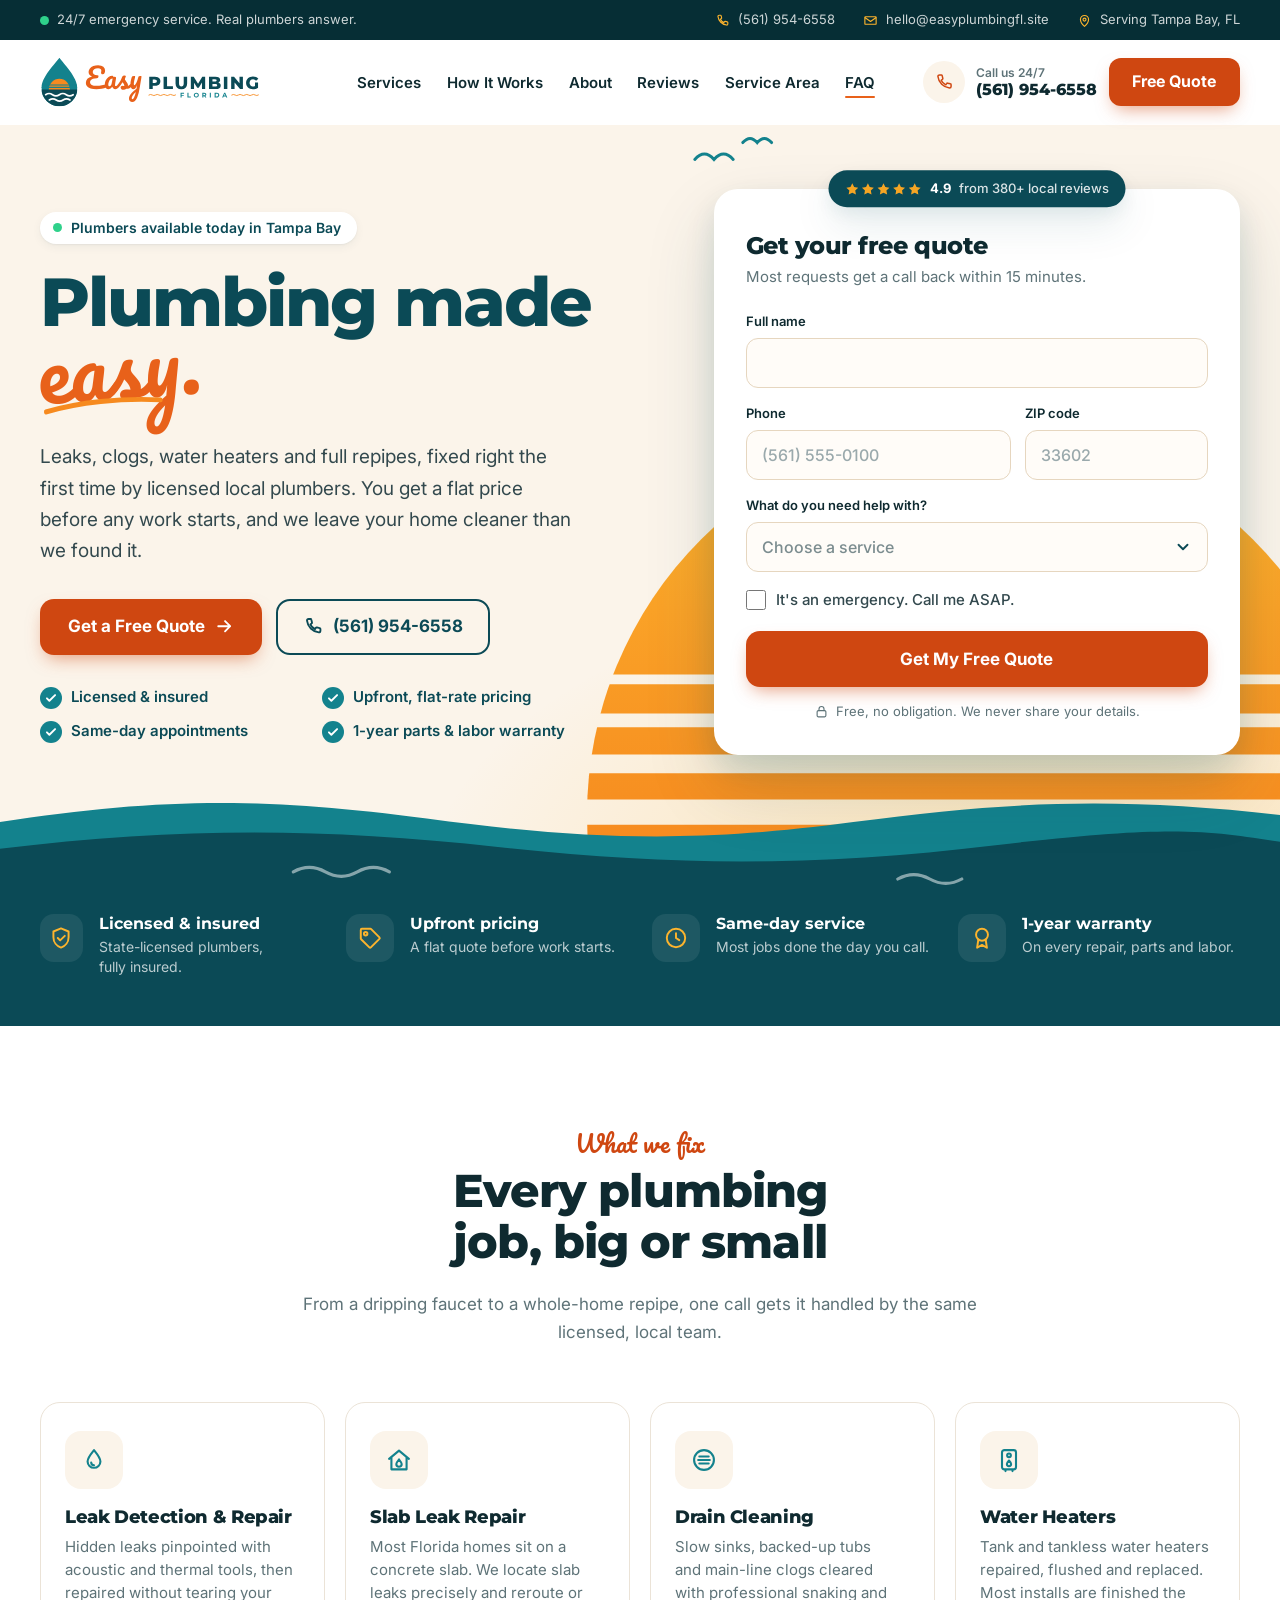
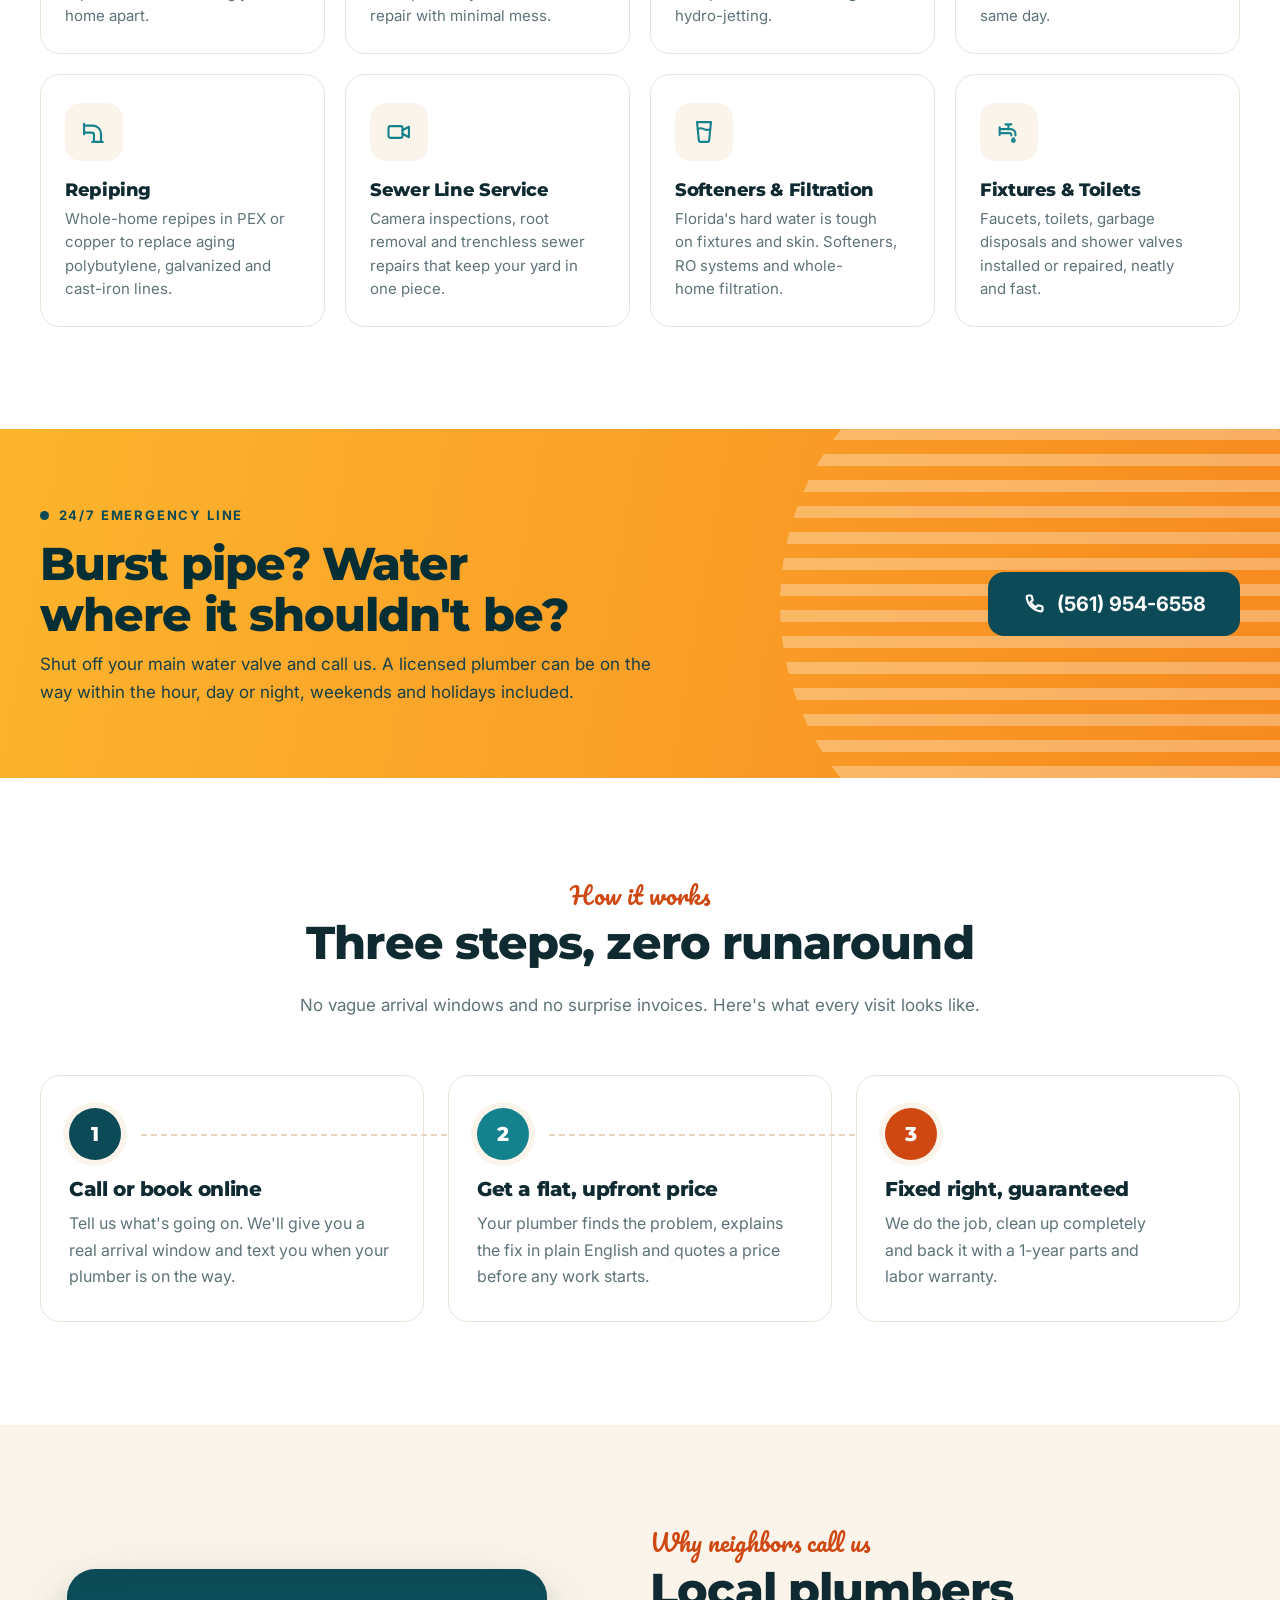
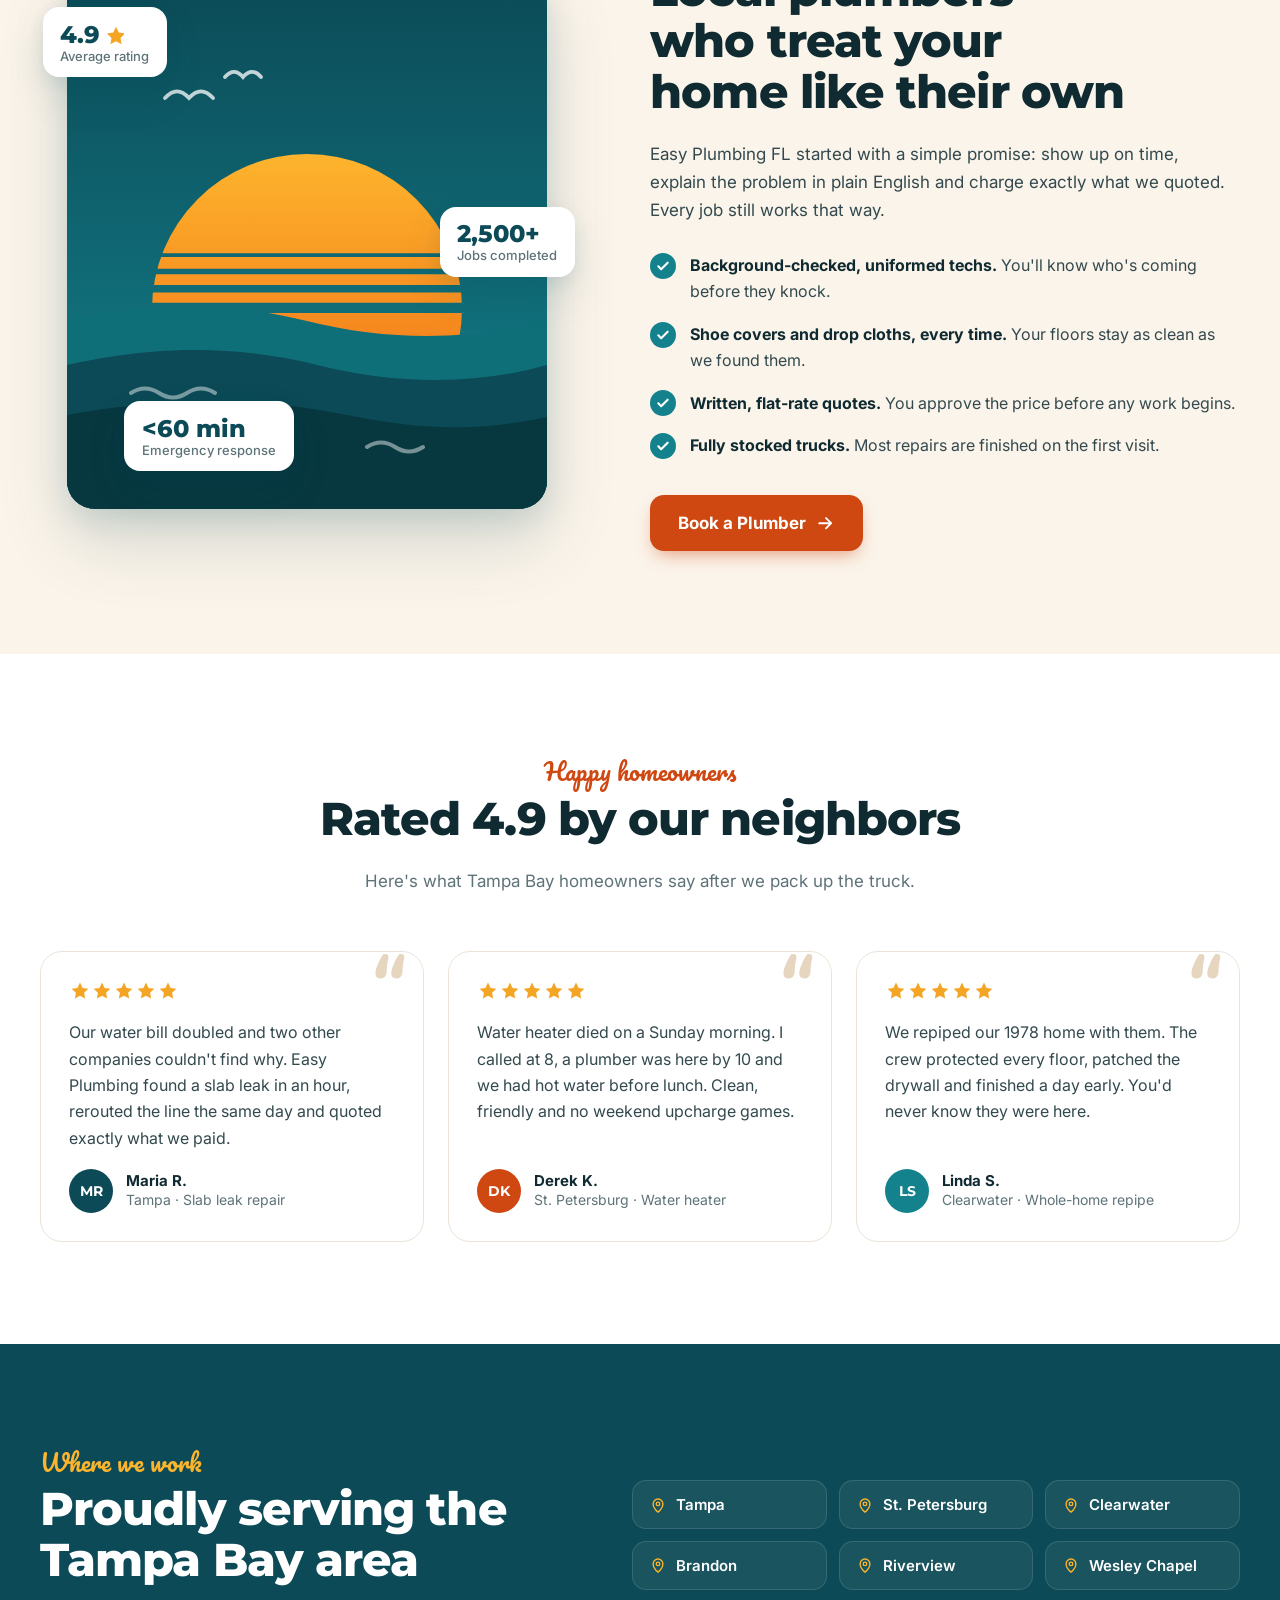
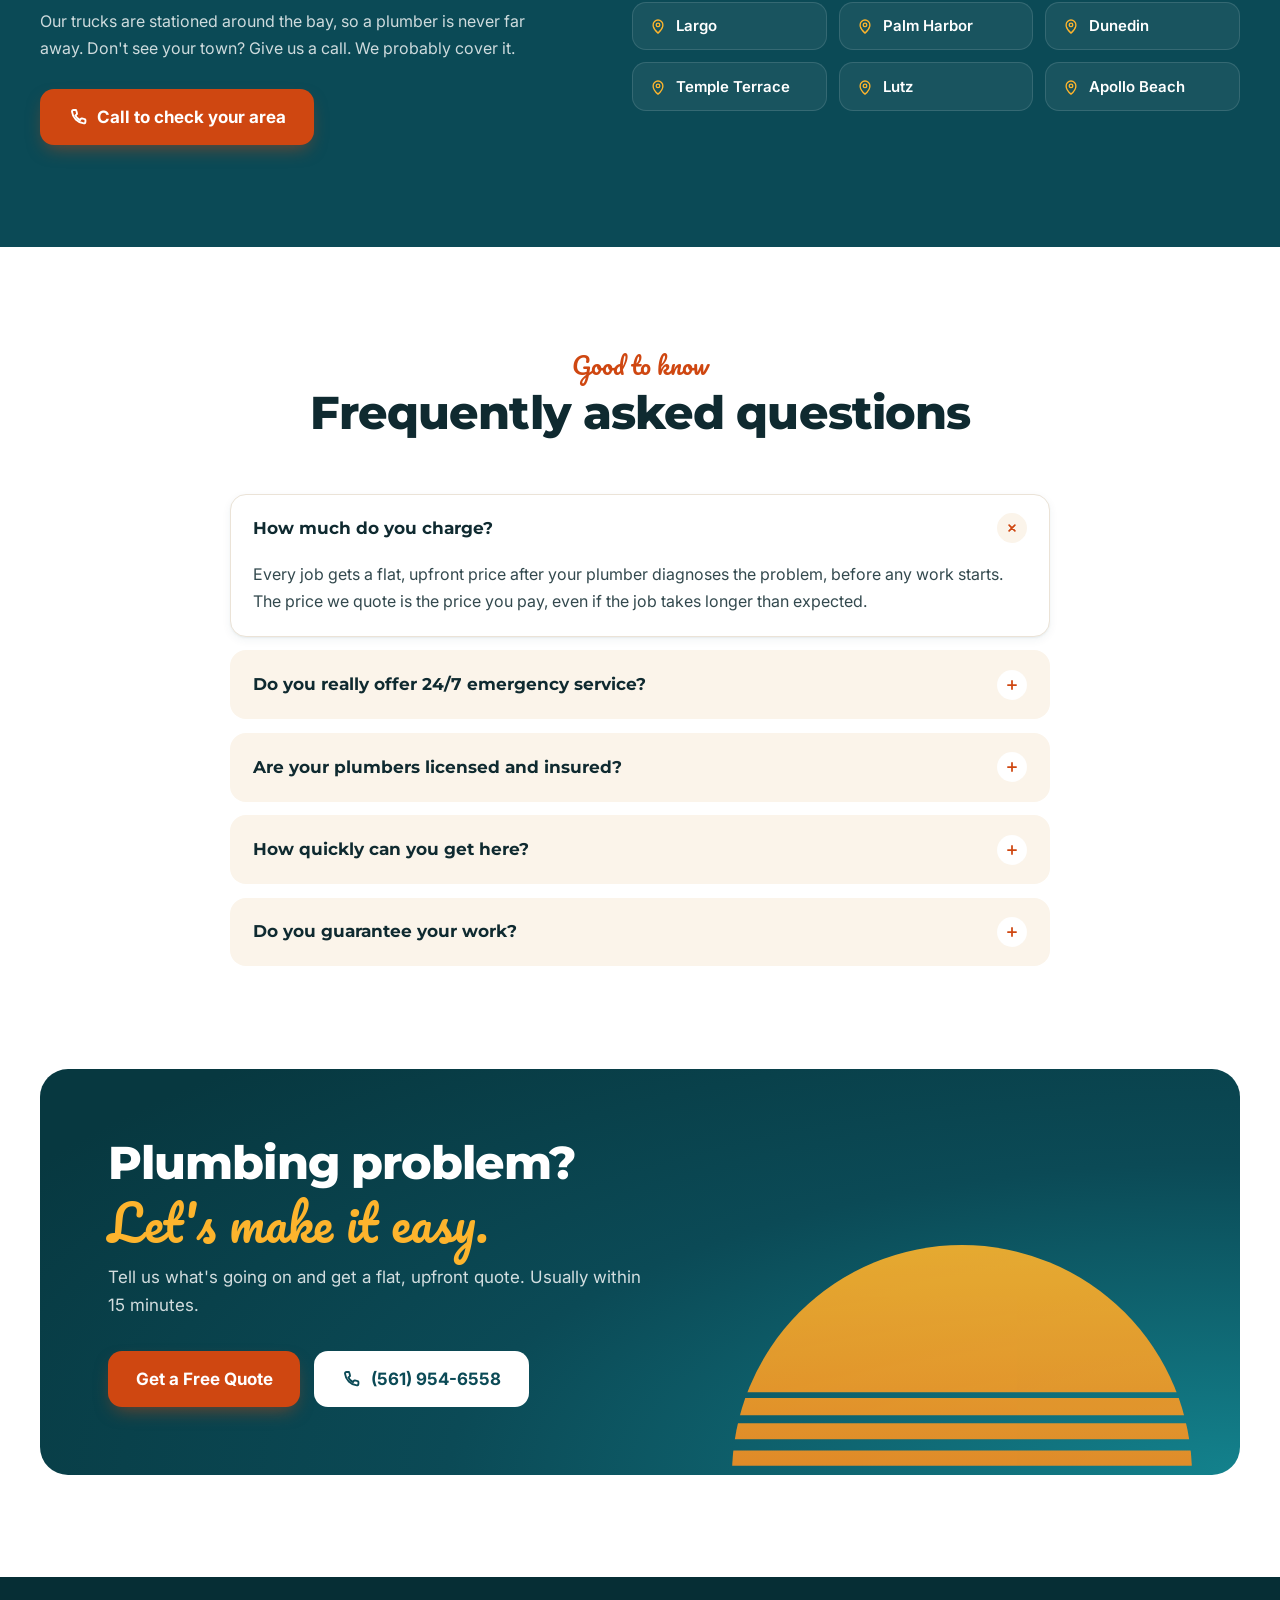
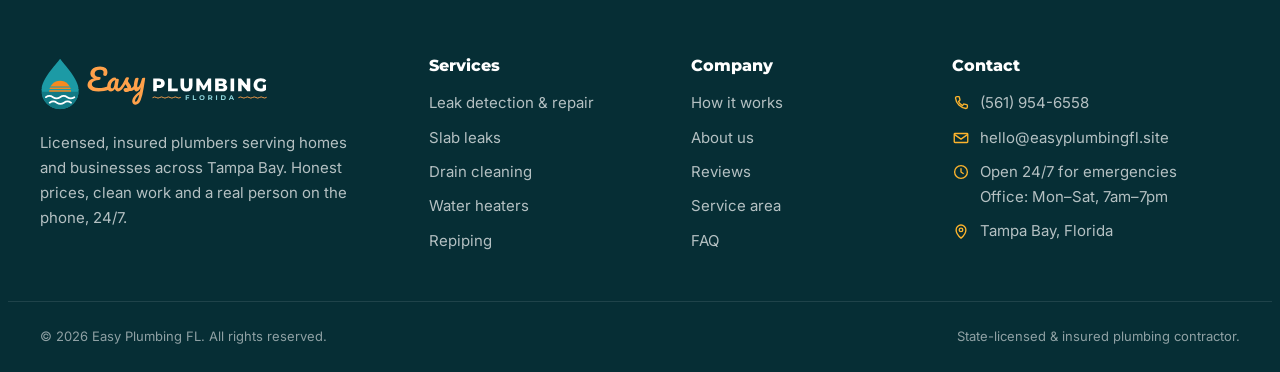
<file: index.html>
<!doctype html>
<html lang="en">
<head>
  <meta charset="utf-8">
  <meta name="viewport" content="width=device-width, initial-scale=1">
  <title>Plumber in Tampa Bay, FL | Easy Plumbing FL</title>
  <meta name="description" content="Licensed, insured Tampa Bay plumbers for leaks, clogs, water heaters, slab leaks and repipes. Upfront flat-rate pricing, same-day service and 24/7 emergency help.">
  <link rel="canonical" href="https://easyplumbingfl.site/">
  <meta name="theme-color" content="#0B4A56">

  <meta property="og:type" content="website">
  <meta property="og:site_name" content="Easy Plumbing FL">
  <meta property="og:title" content="Easy Plumbing FL | Plumbing made easy in Tampa Bay">
  <meta property="og:description" content="Leaks, clogs, water heaters and repipes, fixed right the first time. Upfront pricing, same-day service, 24/7 emergencies.">
  <meta property="og:url" content="https://easyplumbingfl.site/">
  <meta property="og:image" content="https://easyplumbingfl.site/images/og-image.jpg">
  <meta property="og:image:width" content="1200">
  <meta property="og:image:height" content="630">
  <meta name="twitter:card" content="summary_large_image">

  <link rel="icon" href="images/favicon.svg" type="image/svg+xml">
  <link rel="icon" href="images/favicon-32.png" sizes="32x32" type="image/png">
  <link rel="apple-touch-icon" href="images/apple-touch-icon.png">

  <link rel="preconnect" href="https://fonts.googleapis.com">
  <link rel="preconnect" href="https://fonts.gstatic.com" crossorigin>
  <link rel="stylesheet" href="https://fonts.googleapis.com/css2?family=Inter:wght@400;500;600;700&family=Montserrat:wght@700;800&family=Pacifico&display=swap">
  <link rel="stylesheet" href="css/styles.css">
  <script>document.documentElement.classList.add("js");</script>

  <script type="application/ld+json">
  {
    "@context": "https://schema.org",
    "@type": "Plumber",
    "name": "Easy Plumbing FL",
    "url": "https://easyplumbingfl.site/",
    "logo": "https://easyplumbingfl.site/images/logo.svg",
    "image": "https://easyplumbingfl.site/images/og-image.jpg",
    "telephone": "+1-561-954-6558",
    "email": "hello@easyplumbingfl.site",
    "priceRange": "$$",
    "address": { "@type": "PostalAddress", "addressLocality": "Tampa", "addressRegion": "FL", "addressCountry": "US" },
    "areaServed": ["Tampa", "St. Petersburg", "Clearwater", "Brandon", "Riverview", "Wesley Chapel", "Largo", "Palm Harbor", "Dunedin", "Temple Terrace", "Lutz", "Apollo Beach"],
    "openingHoursSpecification": [{
      "@type": "OpeningHoursSpecification",
      "dayOfWeek": ["Monday", "Tuesday", "Wednesday", "Thursday", "Friday", "Saturday", "Sunday"],
      "opens": "00:00",
      "closes": "23:59"
    }]
  }
  </script>
</head>
<body>
<a class="skip-link" href="#main">Skip to content</a>

<!-- Icon sprite + shared illustration pieces -->
<svg class="sprite" xmlns="http://www.w3.org/2000/svg" aria-hidden="true" focusable="false">
  <defs>
    <linearGradient id="sun-grad" x1="0" y1="0" x2="0" y2="1">
      <stop offset="0" stop-color="#FDB42D"/>
      <stop offset=".55" stop-color="#F68A1F"/>
      <stop offset="1" stop-color="#E8611A"/>
    </linearGradient>
    <!-- retro stripes cut through the lower half of the sun, like the logo -->
    <mask id="sun-stripes" maskUnits="userSpaceOnUse" x="0" y="0" width="200" height="200">
      <rect width="200" height="200" fill="#fff"/>
      <path fill="#000" d="M0 64h200v2.5H0zM0 74h200v3.5H0zM0 84.5h200v4.8H0zM0 96h200v6.5H0z"/>
    </mask>
    <path id="star-shape" d="M12 2.8l2.8 5.8 6.3.9-4.6 4.4 1.1 6.3L12 17.2l-5.6 3 1.1-6.3L2.9 9.5l6.3-.9z"/>
  </defs>

  <symbol id="sun" viewBox="0 0 200 200"><circle cx="100" cy="100" r="100" fill="url(#sun-grad)" mask="url(#sun-stripes)"/></symbol>
  <symbol id="birds" viewBox="0 0 80 40"><path d="M4 22q8-9 16 0q8-9 16 0M44 8q6-7 12 0q6-7 12 0"/></symbol>
  <symbol id="i-stars" viewBox="0 0 120 24"><use href="#star-shape"/><use href="#star-shape" x="24"/><use href="#star-shape" x="48"/><use href="#star-shape" x="72"/><use href="#star-shape" x="96"/></symbol>

  <symbol id="i-phone" viewBox="0 0 24 24"><path d="M6.6 3.5h2.2c.5 0 .9.3 1 .8l.8 3.4c.1.4-.1.9-.5 1.1L8.6 9.9a12 12 0 0 0 5.5 5.5l1.1-1.5c.2-.4.7-.6 1.1-.5l3.4.8c.5.1.8.5.8 1v2.2c0 1-.8 1.9-1.9 1.9A15.8 15.8 0 0 1 4.7 5.4c0-1 .9-1.9 1.9-1.9Z"/></symbol>
  <symbol id="i-mail" viewBox="0 0 24 24"><path d="M4 6h16a1 1 0 0 1 1 1v10a1 1 0 0 1-1 1H4a1 1 0 0 1-1-1V7a1 1 0 0 1 1-1Z"/><path d="m3.5 7.5 8.5 6 8.5-6"/></symbol>
  <symbol id="i-pin" viewBox="0 0 24 24"><path d="M12 21.5s-6.5-5.6-6.5-11a6.5 6.5 0 0 1 13 0c0 5.4-6.5 11-6.5 11Z"/><circle cx="12" cy="10.5" r="2.4"/></symbol>
  <symbol id="i-clock" viewBox="0 0 24 24"><circle cx="12" cy="12" r="8.5"/><path d="M12 7.5V12l3 2"/></symbol>
  <symbol id="i-arrow" viewBox="0 0 24 24"><path d="M5 12h14M13 6l6 6-6 6"/></symbol>
  <symbol id="i-check" viewBox="0 0 24 24"><path d="m5 12.5 4.2 4.2L19 7"/></symbol>
  <symbol id="i-shield" viewBox="0 0 24 24"><path d="M12 3.2 19 6v5.3c0 4.6-3 8.3-7 9.6-4-1.3-7-5-7-9.6V6l7-2.8Z"/><path d="m9 12 2.2 2.2L15.5 10"/></symbol>
  <symbol id="i-tag" viewBox="0 0 24 24"><path d="M3.5 12.4V4.5a1 1 0 0 1 1-1h7.9a1 1 0 0 1 .7.3l7.6 7.6a1 1 0 0 1 0 1.4l-7.9 7.9a1 1 0 0 1-1.4 0l-7.6-7.6a1 1 0 0 1-.3-.7Z"/><circle cx="8" cy="8" r="1.6"/></symbol>
  <symbol id="i-award" viewBox="0 0 24 24"><circle cx="12" cy="9" r="5.5"/><path d="M8.6 13.4 7.5 21l4.5-2.6 4.5 2.6-1.1-7.6"/></symbol>
  <symbol id="i-lock" viewBox="0 0 24 24"><rect x="5" y="10.5" width="14" height="10" rx="2"/><path d="M8 10.5V8a4 4 0 0 1 8 0v2.5"/></symbol>
  <symbol id="i-leak" viewBox="0 0 24 24"><path d="M12 3.5c2.9 3.6 5.5 6.7 5.5 9.7a5.5 5.5 0 0 1-11 0c0-3 2.6-6.1 5.5-9.7Z"/><path d="M9.6 14.2a2.5 2.5 0 0 0 2.4 2.3"/></symbol>
  <symbol id="i-slab" viewBox="0 0 24 24"><path d="M3.5 11 12 4l8.5 7M5.5 9.5V20h13V9.5"/><path d="M12 11.5c1.3 1.6 2.3 2.8 2.3 4a2.3 2.3 0 0 1-4.6 0c0-1.2 1-2.4 2.3-4Z"/></symbol>
  <symbol id="i-drain" viewBox="0 0 24 24"><circle cx="12" cy="12" r="8.5"/><path d="M8 9h8M7 12h10M8 15h8"/></symbol>
  <symbol id="i-heater" viewBox="0 0 24 24"><path d="M8 3.5h8a2 2 0 0 1 2 2V18a2 2 0 0 1-2 2H8a2 2 0 0 1-2-2V5.5a2 2 0 0 1 2-2ZM9 20v1.5M15 20v1.5"/><circle cx="12" cy="8" r="1.6"/><path d="M12 12.5c1.1 1.2 1.8 2.1 1.8 3a1.8 1.8 0 0 1-3.6 0c0-.9.7-1.8 1.8-3Z"/></symbol>
  <symbol id="i-pipe" viewBox="0 0 24 24"><path d="M3.5 6.5H11a7 7 0 0 1 7 7v7M3.5 12.5H10a2 2 0 0 1 2 2v6M3.5 5v9M10.5 20.5h9"/></symbol>
  <symbol id="i-camera" viewBox="0 0 24 24"><path d="M4.5 7h9A1.5 1.5 0 0 1 15 8.5v7a1.5 1.5 0 0 1-1.5 1.5h-9A1.5 1.5 0 0 1 3 15.5v-7A1.5 1.5 0 0 1 4.5 7Z"/><path d="m15 10.5 5.5-3v9l-5.5-3"/></symbol>
  <symbol id="i-glass" viewBox="0 0 24 24"><path d="M6 3.5h12l-1.6 15.6a1.5 1.5 0 0 1-1.5 1.4H9.1a1.5 1.5 0 0 1-1.5-1.4L6 3.5Z"/><path d="M6.7 9.5c1.8-.9 3.5-.9 5.3 0s3.5.9 5.3 0"/></symbol>
  <symbol id="i-faucet" viewBox="0 0 24 24"><path d="M9 5.5h5M11.5 5.5v4M4 8v6.5M4 9.5h9.5a4 4 0 0 1 4 4V15M4 13h8.5a1.5 1.5 0 0 1 1.5 1.5V15"/><path d="M15.75 17.2c.7.8 1.2 1.5 1.2 2.1a1.2 1.2 0 0 1-2.4 0c0-.6.5-1.3 1.2-2.1Z"/></symbol>
</svg>

<div class="topbar">
  <div class="container topbar__inner">
    <p class="topbar__item"><span class="pulse" aria-hidden="true"></span>24/7 emergency service. Real plumbers answer.</p>
    <ul class="topbar__list">
      <li><svg class="icon"><use href="#i-phone"/></svg><a href="tel:+15619546558">(561) 954-6558</a></li>
      <li><svg class="icon"><use href="#i-mail"/></svg><a href="mailto:hello@easyplumbingfl.site">hello@easyplumbingfl.site</a></li>
      <li><svg class="icon"><use href="#i-pin"/></svg>Serving Tampa Bay, FL</li>
    </ul>
  </div>
</div>

<header class="header" data-header>
  <div class="container header__inner">
    <a class="brand" href="#top">
      <img src="images/logo.svg" alt="Easy Plumbing FL" width="499" height="118">
    </a>

    <nav class="nav" id="site-nav" aria-label="Main">
      <ul class="nav__list">
        <li><a href="#services">Services</a></li>
        <li><a href="#process">How It Works</a></li>
        <li><a href="#about">About</a></li>
        <li><a href="#reviews">Reviews</a></li>
        <li><a href="#areas">Service Area</a></li>
        <li><a href="#faq">FAQ</a></li>
      </ul>
      <div class="nav__cta">
        <a class="btn btn--primary btn--lg" href="#quote">Get a Free Quote</a>
        <a class="btn btn--outline btn--lg" href="tel:+15619546558"><svg class="icon"><use href="#i-phone"/></svg>(561) 954-6558</a>
      </div>
    </nav>

    <div class="header__actions">
      <a class="header__phone" href="tel:+15619546558">
        <span class="header__phone-icon"><svg class="icon"><use href="#i-phone"/></svg></span>
        <span><small>Call us 24/7</small>(561) 954-6558</span>
      </a>
      <a class="btn btn--primary header__cta" href="#quote">Free Quote</a>
      <button class="nav-toggle" type="button" aria-expanded="false" aria-controls="site-nav" aria-label="Open menu">
        <span></span><span></span><span></span>
      </button>
    </div>
  </div>
</header>

<main id="main">

  <!-- ============================== HERO ============================== -->
  <section class="hero" id="top">
    <div class="container hero__grid">
      <div class="hero__copy">
        <p class="hero__badge"><span class="pulse" aria-hidden="true"></span>Plumbers available today in Tampa Bay</p>
        <h1 class="hero__title">Plumbing made<br>
          <span class="hero__script">easy.<svg class="hero__swash" viewBox="0 0 200 20" preserveAspectRatio="none" aria-hidden="true"><path d="M5 14C60 5 130 3 195 9"/></svg></span>
        </h1>
        <p class="hero__lead">Leaks, clogs, water heaters and full repipes, fixed right the first time by licensed local plumbers. You get a flat price before any work starts, and we leave your home cleaner than we found it.</p>
        <div class="hero__ctas">
          <a class="btn btn--primary btn--lg" href="#quote">Get a Free Quote<svg class="icon"><use href="#i-arrow"/></svg></a>
          <a class="btn btn--outline btn--lg" href="tel:+15619546558"><svg class="icon"><use href="#i-phone"/></svg>(561) 954-6558</a>
        </div>
        <ul class="hero__checks">
          <li><svg class="icon"><use href="#i-check"/></svg>Licensed &amp; insured</li>
          <li><svg class="icon"><use href="#i-check"/></svg>Upfront, flat-rate pricing</li>
          <li><svg class="icon"><use href="#i-check"/></svg>Same-day appointments</li>
          <li><svg class="icon"><use href="#i-check"/></svg>1-year parts &amp; labor warranty</li>
        </ul>
      </div>

      <div class="hero__visual">
        <svg class="sun" aria-hidden="true"><use href="#sun"/></svg>
        <svg class="hero__birds" aria-hidden="true"><use href="#birds"/></svg>

        <div class="quote-card" id="quote">
          <p class="rating-chip"><svg class="stars" aria-hidden="true"><use href="#i-stars"/></svg><strong>4.9</strong> from 380+ local reviews</p>

          <div class="quote-card__form" data-quote>
            <h2 class="quote-card__title">Get your free quote</h2>
            <p class="quote-card__sub">Most requests get a call back within 15 minutes.</p>

            <form class="quote-form" novalidate data-quote-form>
              <div class="field">
                <label for="q-name">Full name</label>
                <input id="q-name" name="name" type="text" autocomplete="name" required>
                <span class="field__error" aria-live="polite"></span>
              </div>
              <div class="field-row">
                <div class="field">
                  <label for="q-phone">Phone</label>
                  <input id="q-phone" name="phone" type="tel" autocomplete="tel" inputmode="tel" placeholder="(561) 555-0100" required>
                  <span class="field__error" aria-live="polite"></span>
                </div>
                <div class="field">
                  <label for="q-zip">ZIP code</label>
                  <input id="q-zip" name="zip" type="text" autocomplete="postal-code" inputmode="numeric" maxlength="5" placeholder="33602" required>
                  <span class="field__error" aria-live="polite"></span>
                </div>
              </div>
              <div class="field">
                <label for="q-service">What do you need help with?</label>
                <select id="q-service" name="service" required>
                  <option value="" selected disabled>Choose a service</option>
                  <option>Leak detection &amp; repair</option>
                  <option>Slab leak</option>
                  <option>Drain cleaning</option>
                  <option>Water heater</option>
                  <option>Repiping</option>
                  <option>Sewer line</option>
                  <option>Water softener / filtration</option>
                  <option>Something else</option>
                </select>
                <span class="field__error" aria-live="polite"></span>
              </div>
              <label class="check"><input type="checkbox" name="emergency"><span>It's an emergency. Call me ASAP.</span></label>
              <button class="btn btn--primary btn--lg btn--block" type="submit">Get My Free Quote</button>
              <p class="quote-form__note"><svg class="icon"><use href="#i-lock"/></svg>Free, no obligation. We never share your details.</p>
            </form>
          </div>

          <div class="quote-success" role="status" hidden data-quote-success>
            <span class="quote-success__icon"><svg class="icon"><use href="#i-check"/></svg></span>
            <h2 class="quote-card__title">Request received!</h2>
            <p>Thanks, <span data-out="name">neighbor</span>. A plumber will call you at <strong data-out="phone"></strong> shortly, usually within 15 minutes during business hours.</p>
            <button class="btn btn--outline" type="button" data-quote-reset>Send another request</button>
          </div>
        </div>
      </div>
    </div>

    <svg class="hero__waves" viewBox="0 0 1440 160" preserveAspectRatio="xMidYMax slice" aria-hidden="true">
      <path class="wave wave--back" d="M0 78C180 50 300 50 480 74s300 28 480 4 300-28 480-8v92H0Z"/>
      <path class="wave wave--front" d="M0 108c200-24 360-24 560-2s360 22 560-2 240-16 320-4v60H0Z"/>
      <path class="wave-line" d="M330 134q18-10 36 0t36 0 36 0M1010 142q18-10 36 0t36 0"/>
    </svg>
  </section>

  <!-- ============================== TRUST ============================== -->
  <section class="trust" aria-label="Why homeowners choose us">
    <div class="container trust__grid">
      <div class="trust__item"><span class="trust__icon"><svg class="icon"><use href="#i-shield"/></svg></span><p><strong>Licensed &amp; insured</strong>State-licensed plumbers, fully insured.</p></div>
      <div class="trust__item"><span class="trust__icon"><svg class="icon"><use href="#i-tag"/></svg></span><p><strong>Upfront pricing</strong>A flat quote before work starts.</p></div>
      <div class="trust__item"><span class="trust__icon"><svg class="icon"><use href="#i-clock"/></svg></span><p><strong>Same-day service</strong>Most jobs done the day you call.</p></div>
      <div class="trust__item"><span class="trust__icon"><svg class="icon"><use href="#i-award"/></svg></span><p><strong>1-year warranty</strong>On every repair, parts and labor.</p></div>
    </div>
  </section>

  <!-- ============================== SERVICES ============================== -->
  <section class="section" id="services">
    <div class="container">
      <header class="section-head" data-reveal>
        <p class="eyebrow">What we fix</p>
        <h2>Every plumbing job, big or small</h2>
        <p>From a dripping faucet to a whole-home repipe, one call gets it handled by the same licensed, local team.</p>
      </header>
      <ul class="services">
        <li class="service" data-reveal><span class="service__icon"><svg class="icon"><use href="#i-leak"/></svg></span><h3>Leak Detection &amp; Repair</h3><p>Hidden leaks pinpointed with acoustic and thermal tools, then repaired without tearing your home apart.</p></li>
        <li class="service" data-reveal style="--d:1"><span class="service__icon"><svg class="icon"><use href="#i-slab"/></svg></span><h3>Slab Leak Repair</h3><p>Most Florida homes sit on a concrete slab. We locate slab leaks precisely and reroute or repair with minimal mess.</p></li>
        <li class="service" data-reveal style="--d:2"><span class="service__icon"><svg class="icon"><use href="#i-drain"/></svg></span><h3>Drain Cleaning</h3><p>Slow sinks, backed-up tubs and main-line clogs cleared with professional snaking and hydro-jetting.</p></li>
        <li class="service" data-reveal style="--d:3"><span class="service__icon"><svg class="icon"><use href="#i-heater"/></svg></span><h3>Water Heaters</h3><p>Tank and tankless water heaters repaired, flushed and replaced. Most installs are finished the same day.</p></li>
        <li class="service" data-reveal><span class="service__icon"><svg class="icon"><use href="#i-pipe"/></svg></span><h3>Repiping</h3><p>Whole-home repipes in PEX or copper to replace aging polybutylene, galvanized and cast-iron lines.</p></li>
        <li class="service" data-reveal style="--d:1"><span class="service__icon"><svg class="icon"><use href="#i-camera"/></svg></span><h3>Sewer Line Service</h3><p>Camera inspections, root removal and trenchless sewer repairs that keep your yard in one piece.</p></li>
        <li class="service" data-reveal style="--d:2"><span class="service__icon"><svg class="icon"><use href="#i-glass"/></svg></span><h3>Softeners &amp; Filtration</h3><p>Florida's hard water is tough on fixtures and skin. Softeners, RO systems and whole-home filtration.</p></li>
        <li class="service" data-reveal style="--d:3"><span class="service__icon"><svg class="icon"><use href="#i-faucet"/></svg></span><h3>Fixtures &amp; Toilets</h3><p>Faucets, toilets, garbage disposals and shower valves installed or repaired, neatly and fast.</p></li>
      </ul>
    </div>
  </section>

  <!-- ============================== EMERGENCY ============================== -->
  <section class="emergency" aria-labelledby="emergency-title">
    <div class="container emergency__inner">
      <div>
        <p class="emergency__kicker"><span class="pulse pulse--dark" aria-hidden="true"></span>24/7 emergency line</p>
        <h2 id="emergency-title">Burst pipe? Water where it shouldn't be?</h2>
        <p>Shut off your main water valve and call us. A licensed plumber can be on the way within the hour, day or night, weekends and holidays included.</p>
      </div>
      <a class="btn btn--teal btn--xl" href="tel:+15619546558"><svg class="icon"><use href="#i-phone"/></svg>(561) 954-6558</a>
    </div>
  </section>

  <!-- ============================== PROCESS ============================== -->
  <section class="section" id="process">
    <div class="container">
      <header class="section-head" data-reveal>
        <p class="eyebrow">How it works</p>
        <h2>Three steps, zero runaround</h2>
        <p>No vague arrival windows and no surprise invoices. Here's what every visit looks like.</p>
      </header>
      <ol class="steps">
        <li class="step" data-reveal><span class="step__num">1</span><h3>Call or book online</h3><p>Tell us what's going on. We'll give you a real arrival window and text you when your plumber is on the way.</p></li>
        <li class="step" data-reveal style="--d:1"><span class="step__num">2</span><h3>Get a flat, upfront price</h3><p>Your plumber finds the problem, explains the fix in plain English and quotes a price before any work starts.</p></li>
        <li class="step" data-reveal style="--d:2"><span class="step__num">3</span><h3>Fixed right, guaranteed</h3><p>We do the job, clean up completely and back it with a 1-year parts and labor warranty.</p></li>
      </ol>
    </div>
  </section>

  <!-- ============================== ABOUT ============================== -->
  <section class="section section--sand" id="about">
    <div class="container about">
      <div class="about__visual" data-reveal>
        <svg class="about__scene" viewBox="0 0 480 540" aria-hidden="true">
          <defs>
            <linearGradient id="about-sky" x1="0" y1="0" x2="0" y2="1">
              <stop offset="0" stop-color="#0B4A56"/>
              <stop offset="1" stop-color="#13828D"/>
            </linearGradient>
          </defs>
          <rect width="480" height="540" fill="url(#about-sky)"/>
          <use href="#sun" x="85" y="185" width="310" height="310"/>
          <use href="#birds" x="92" y="96" width="120" height="60" class="scene-birds"/>
          <path fill="#0F6F79" d="M0 352c80-20 160-20 240 0s160 20 240 0v188H0Z"/>
          <path fill="#0B4A56" d="M0 396c90-20 170-20 250 0s160 20 230 0v144H0Z"/>
          <path fill="#073840" d="M0 446c100-18 190-18 280 0s140 14 200 2v92H0Z"/>
          <path class="scene-line" d="M64 424q14-9 28 0t28 0 28 0M300 478q14-9 28 0t28 0"/>
        </svg>
        <div class="stat stat--a"><strong>4.9<svg class="icon icon--star" aria-hidden="true"><use href="#star-shape"/></svg></strong><span>Average rating</span></div>
        <div class="stat stat--b"><strong>2,500+</strong><span>Jobs completed</span></div>
        <div class="stat stat--c"><strong>&lt;60 min</strong><span>Emergency response</span></div>
      </div>

      <div class="about__copy" data-reveal style="--d:1">
        <p class="eyebrow">Why neighbors call us</p>
        <h2>Local plumbers who treat your home like their own</h2>
        <p>Easy Plumbing FL started with a simple promise: show up on time, explain the problem in plain English and charge exactly what we quoted. Every job still works that way.</p>
        <ul class="ticks">
          <li><svg class="icon"><use href="#i-check"/></svg><p><strong>Background-checked, uniformed techs.</strong> You'll know who's coming before they knock.</p></li>
          <li><svg class="icon"><use href="#i-check"/></svg><p><strong>Shoe covers and drop cloths, every time.</strong> Your floors stay as clean as we found them.</p></li>
          <li><svg class="icon"><use href="#i-check"/></svg><p><strong>Written, flat-rate quotes.</strong> You approve the price before any work begins.</p></li>
          <li><svg class="icon"><use href="#i-check"/></svg><p><strong>Fully stocked trucks.</strong> Most repairs are finished on the first visit.</p></li>
        </ul>
        <a class="btn btn--primary btn--lg" href="#quote">Book a Plumber<svg class="icon"><use href="#i-arrow"/></svg></a>
      </div>
    </div>
  </section>

  <!-- ============================== REVIEWS ============================== -->
  <section class="section" id="reviews">
    <div class="container">
      <header class="section-head" data-reveal>
        <p class="eyebrow">Happy homeowners</p>
        <h2>Rated 4.9 by our neighbors</h2>
        <p>Here's what Tampa Bay homeowners say after we pack up the truck.</p>
      </header>
      <div class="reviews">
        <figure class="review" data-reveal>
          <svg class="stars" role="img" aria-label="5 out of 5 stars"><use href="#i-stars"/></svg>
          <blockquote><p>Our water bill doubled and two other companies couldn't find why. Easy Plumbing found a slab leak in an hour, rerouted the line the same day and quoted exactly what we paid.</p></blockquote>
          <figcaption><span class="avatar" aria-hidden="true">MR</span><span><strong>Maria R.</strong>Tampa · Slab leak repair</span></figcaption>
        </figure>
        <figure class="review" data-reveal style="--d:1">
          <svg class="stars" role="img" aria-label="5 out of 5 stars"><use href="#i-stars"/></svg>
          <blockquote><p>Water heater died on a Sunday morning. I called at 8, a plumber was here by 10 and we had hot water before lunch. Clean, friendly and no weekend upcharge games.</p></blockquote>
          <figcaption><span class="avatar" aria-hidden="true">DK</span><span><strong>Derek K.</strong>St. Petersburg · Water heater</span></figcaption>
        </figure>
        <figure class="review" data-reveal style="--d:2">
          <svg class="stars" role="img" aria-label="5 out of 5 stars"><use href="#i-stars"/></svg>
          <blockquote><p>We repiped our 1978 home with them. The crew protected every floor, patched the drywall and finished a day early. You'd never know they were here.</p></blockquote>
          <figcaption><span class="avatar" aria-hidden="true">LS</span><span><strong>Linda S.</strong>Clearwater · Whole-home repipe</span></figcaption>
        </figure>
      </div>
    </div>
  </section>

  <!-- ============================== SERVICE AREA ============================== -->
  <section class="section areas" id="areas">
    <div class="container areas__inner">
      <div class="areas__copy" data-reveal>
        <p class="eyebrow eyebrow--light">Where we work</p>
        <h2>Proudly serving the Tampa Bay area</h2>
        <p>Our trucks are stationed around the bay, so a plumber is never far away. Don't see your town? Give us a call. We probably cover it.</p>
        <a class="btn btn--primary btn--lg" href="tel:+15619546558"><svg class="icon"><use href="#i-phone"/></svg>Call to check your area</a>
      </div>
      <ul class="areas__list" data-reveal style="--d:1">
        <li><svg class="icon"><use href="#i-pin"/></svg>Tampa</li>
        <li><svg class="icon"><use href="#i-pin"/></svg>St. Petersburg</li>
        <li><svg class="icon"><use href="#i-pin"/></svg>Clearwater</li>
        <li><svg class="icon"><use href="#i-pin"/></svg>Brandon</li>
        <li><svg class="icon"><use href="#i-pin"/></svg>Riverview</li>
        <li><svg class="icon"><use href="#i-pin"/></svg>Wesley Chapel</li>
        <li><svg class="icon"><use href="#i-pin"/></svg>Largo</li>
        <li><svg class="icon"><use href="#i-pin"/></svg>Palm Harbor</li>
        <li><svg class="icon"><use href="#i-pin"/></svg>Dunedin</li>
        <li><svg class="icon"><use href="#i-pin"/></svg>Temple Terrace</li>
        <li><svg class="icon"><use href="#i-pin"/></svg>Lutz</li>
        <li><svg class="icon"><use href="#i-pin"/></svg>Apollo Beach</li>
      </ul>
    </div>
  </section>

  <!-- ============================== FAQ ============================== -->
  <section class="section" id="faq">
    <div class="container container--narrow">
      <header class="section-head" data-reveal>
        <p class="eyebrow">Good to know</p>
        <h2>Frequently asked questions</h2>
      </header>
      <div class="faq" data-reveal>
        <details class="faq__item" open>
          <summary>How much do you charge?</summary>
          <p>Every job gets a flat, upfront price after your plumber diagnoses the problem, before any work starts. The price we quote is the price you pay, even if the job takes longer than expected.</p>
        </details>
        <details class="faq__item">
          <summary>Do you really offer 24/7 emergency service?</summary>
          <p>Yes. Nights, weekends and holidays, a real person answers and a licensed plumber is dispatched, usually within the hour.</p>
        </details>
        <details class="faq__item">
          <summary>Are your plumbers licensed and insured?</summary>
          <p>Every plumber on our team is state-licensed, fully insured and background-checked. We're happy to share proof of coverage before we start.</p>
        </details>
        <details class="faq__item">
          <summary>How quickly can you get here?</summary>
          <p>Most calls get a same-day appointment with a two-hour arrival window. We text you when your plumber is on the way.</p>
        </details>
        <details class="faq__item">
          <summary>Do you guarantee your work?</summary>
          <p>All repairs come with a 1-year parts and labor warranty. New water heaters and repipes are also covered by the manufacturer's warranty.</p>
        </details>
      </div>
    </div>
  </section>

  <!-- ============================== CTA ============================== -->
  <section class="cta">
    <div class="container">
      <div class="cta__card" data-reveal>
        <svg class="cta__sun" aria-hidden="true"><use href="#sun"/></svg>
        <div class="cta__copy">
          <h2>Plumbing problem? <span>Let's make it easy.</span></h2>
          <p>Tell us what's going on and get a flat, upfront quote. Usually within 15 minutes.</p>
        </div>
        <div class="cta__actions">
          <a class="btn btn--primary btn--lg" href="#quote">Get a Free Quote</a>
          <a class="btn btn--white btn--lg" href="tel:+15619546558"><svg class="icon"><use href="#i-phone"/></svg>(561) 954-6558</a>
        </div>
      </div>
    </div>
  </section>
</main>

<footer class="footer" id="contact">
  <div class="container footer__grid">
    <div class="footer__brand">
      <img src="images/logo-light.svg" alt="Easy Plumbing FL" width="499" height="118" loading="lazy">
      <p>Licensed, insured plumbers serving homes and businesses across Tampa Bay. Honest prices, clean work and a real person on the phone, 24/7.</p>
    </div>
    <div>
      <h3>Services</h3>
      <ul>
        <li><a href="#services">Leak detection &amp; repair</a></li>
        <li><a href="#services">Slab leaks</a></li>
        <li><a href="#services">Drain cleaning</a></li>
        <li><a href="#services">Water heaters</a></li>
        <li><a href="#services">Repiping</a></li>
      </ul>
    </div>
    <div>
      <h3>Company</h3>
      <ul>
        <li><a href="#process">How it works</a></li>
        <li><a href="#about">About us</a></li>
        <li><a href="#reviews">Reviews</a></li>
        <li><a href="#areas">Service area</a></li>
        <li><a href="#faq">FAQ</a></li>
      </ul>
    </div>
    <div>
      <h3>Contact</h3>
      <ul class="footer__contact">
        <li><svg class="icon"><use href="#i-phone"/></svg><a href="tel:+15619546558">(561) 954-6558</a></li>
        <li><svg class="icon"><use href="#i-mail"/></svg><a href="mailto:hello@easyplumbingfl.site">hello@easyplumbingfl.site</a></li>
        <li><svg class="icon"><use href="#i-clock"/></svg><span>Open 24/7 for emergencies<br>Office: Mon–Sat, 7am–7pm</span></li>
        <li><svg class="icon"><use href="#i-pin"/></svg><span>Tampa Bay, Florida</span></li>
      </ul>
    </div>
  </div>
  <div class="container footer__bottom">
    <p>© <span data-year>2026</span> Easy Plumbing FL. All rights reserved.</p>
    <p>State-licensed &amp; insured plumbing contractor.</p>
  </div>
</footer>

<div class="mobile-bar">
  <a class="btn btn--teal" href="tel:+15619546558"><svg class="icon"><use href="#i-phone"/></svg>Call now</a>
  <a class="btn btn--primary" href="#quote">Free quote</a>
</div>

<script src="js/main.js" defer></script>
</body>
</html>
</file>
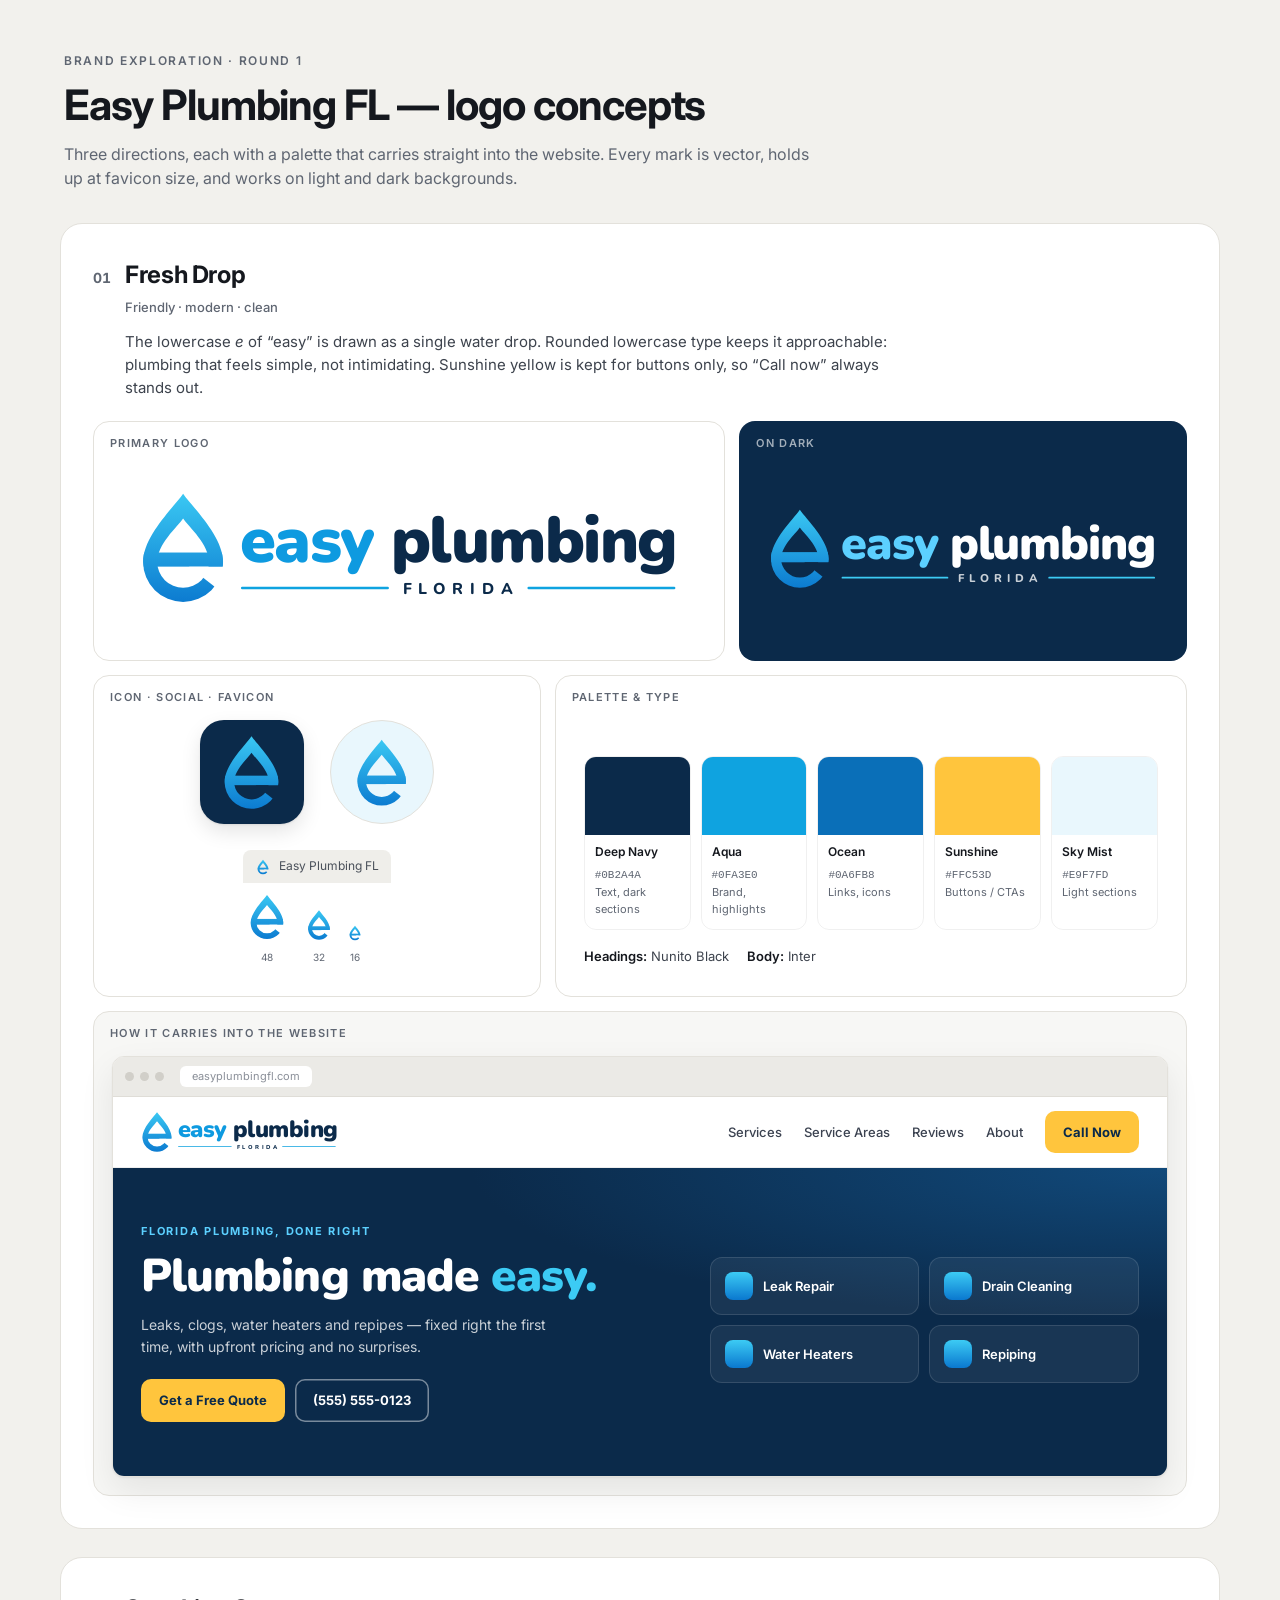
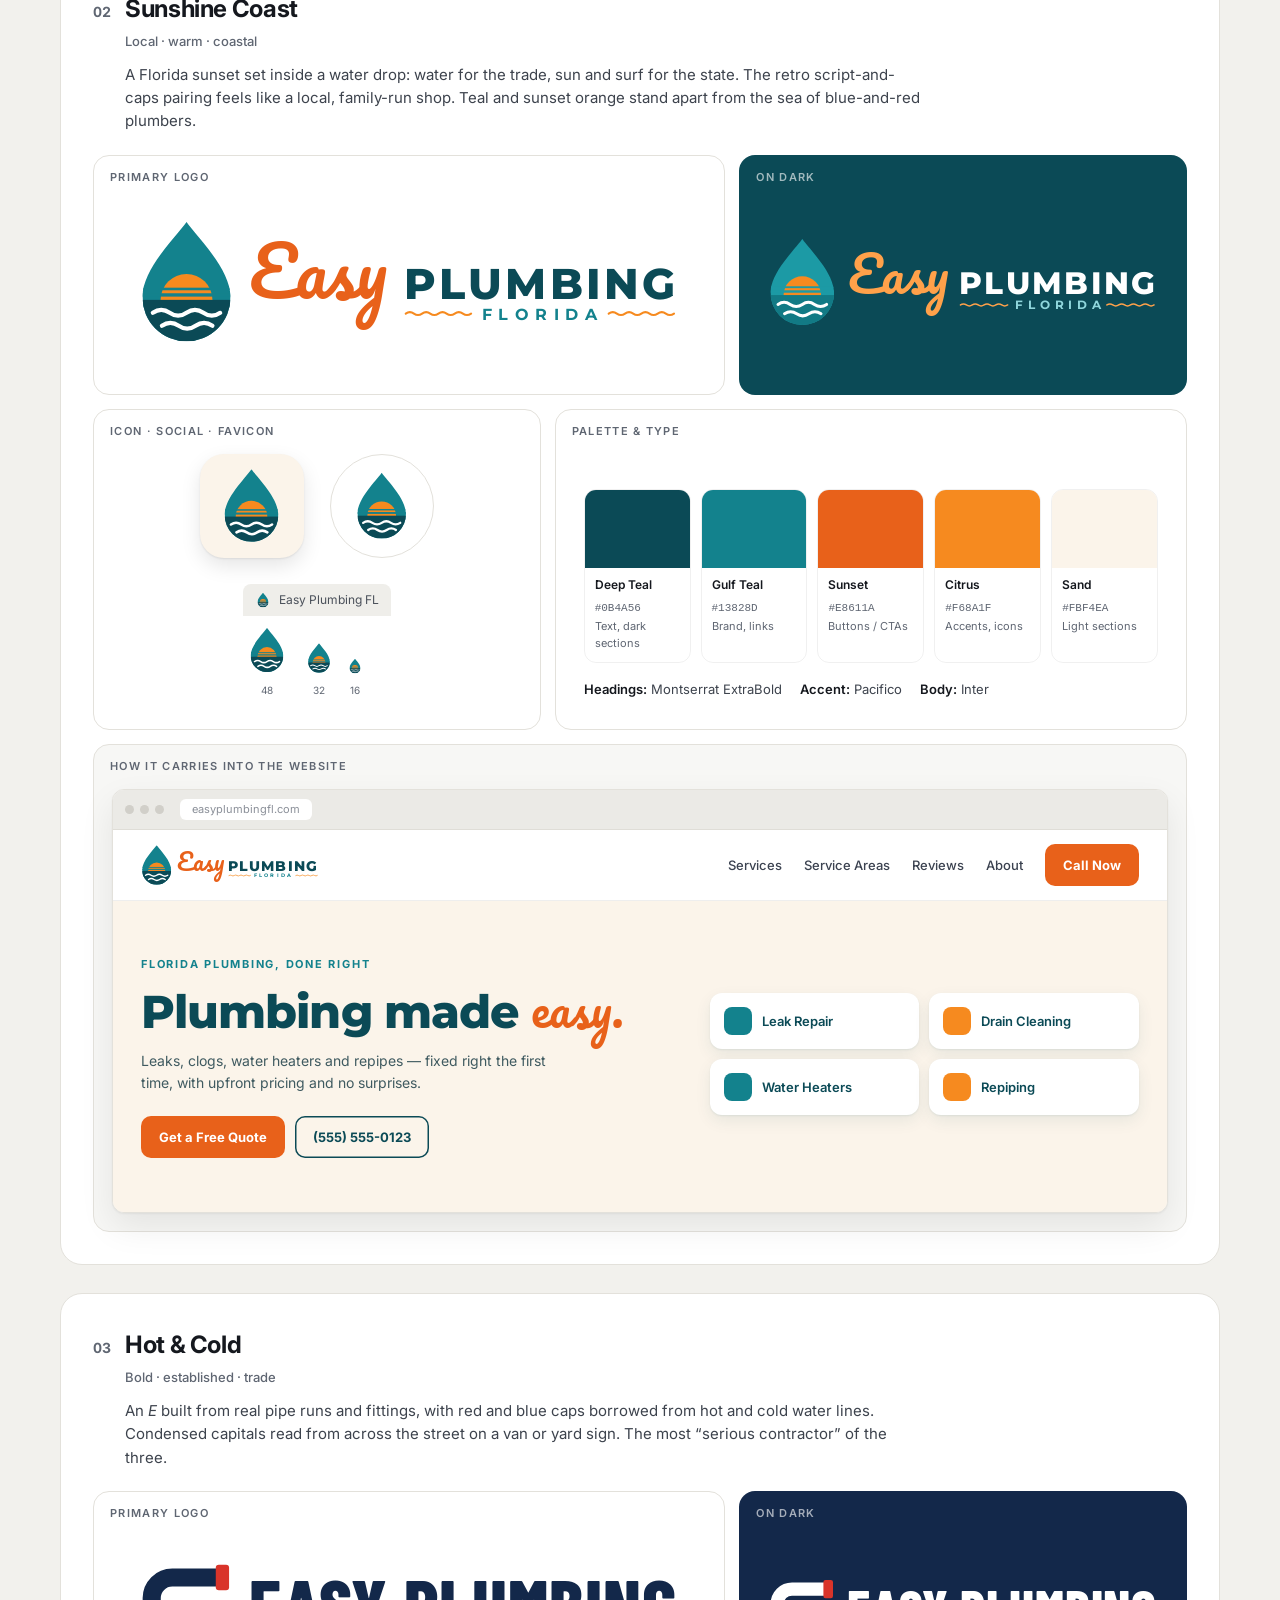
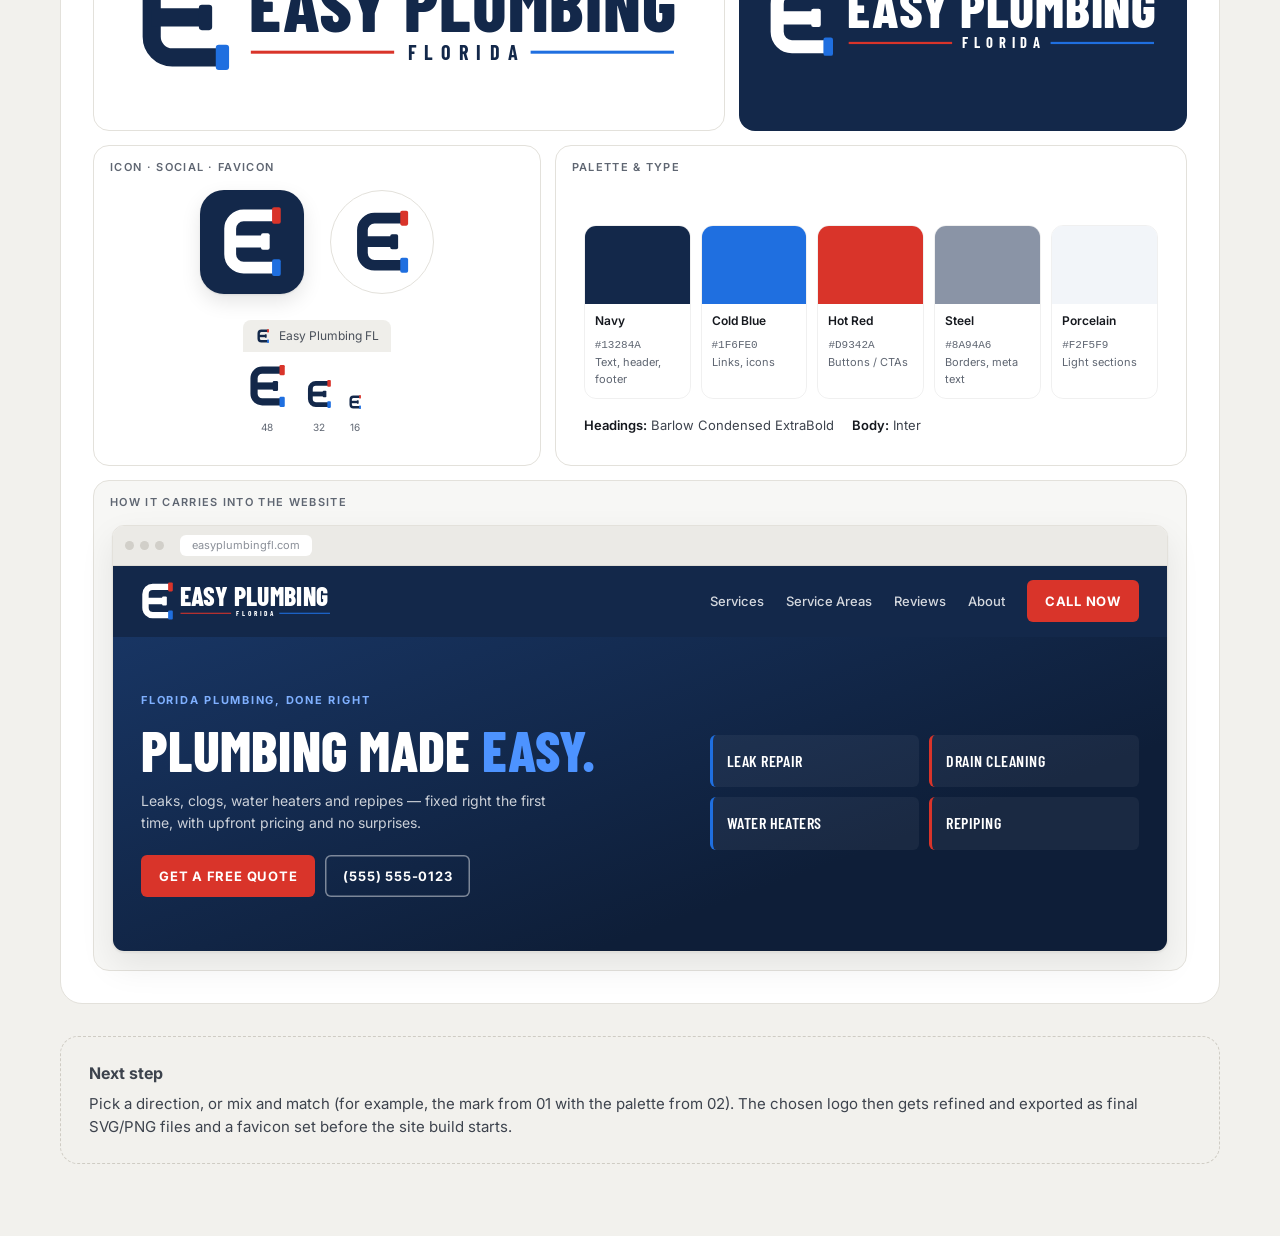
<file: brand/logo-concepts.html>
<!doctype html>
<html lang="en">
<head>
<meta charset="utf-8">
<meta name="viewport" content="width=device-width, initial-scale=1">
<title>Easy Plumbing FL — Logo Concepts</title>
<link rel="preconnect" href="https://fonts.googleapis.com">
<link rel="preconnect" href="https://fonts.gstatic.com" crossorigin>
<link rel="stylesheet" href="https://fonts.googleapis.com/css2?family=Barlow+Condensed:wght@600;700;800&family=Inter:wght@400;500;600;700&family=Montserrat:wght@600;700;800&family=Nunito:wght@700;800;900&family=Pacifico&display=swap">
<style>
  :root {
    --page: #f2f1ed;
    --card: #ffffff;
    --ink: #15181e;
    --muted: #5f6672;
    --line: #e3e1db;
  }
  * { box-sizing: border-box; }
  body {
    margin: 0;
    background: var(--page);
    color: var(--ink);
    font: 15px/1.55 Inter, system-ui, -apple-system, "Segoe UI", sans-serif;
    -webkit-font-smoothing: antialiased;
  }
  .wrap { max-width: 1200px; margin: 0 auto; padding: 0 20px 72px; }

  /* Sheet header */
  .sheet-head { padding: 52px 4px 4px; }
  .kicker { font-size: 12px; font-weight: 600; letter-spacing: .14em; text-transform: uppercase; color: var(--muted); }
  h1 { font-size: clamp(28px, 4.2vw, 42px); line-height: 1.12; letter-spacing: -.025em; margin: 10px 0 14px; }
  .lede { max-width: 760px; margin: 0; color: var(--muted); font-size: 16px; }

  /* Concept card */
  .concept { background: var(--card); border: 1px solid var(--line); border-radius: 22px; padding: clamp(18px, 3vw, 32px); margin-top: 28px; }
  .concept-head { display: grid; grid-template-columns: auto 1fr; column-gap: 14px; row-gap: 4px; align-items: baseline; margin-bottom: 22px; }
  .num { font-weight: 700; font-size: 14px; color: var(--muted); font-variant-numeric: tabular-nums; }
  .concept-head h2 { margin: 0; font-size: 24px; letter-spacing: -.015em; }
  .tags { grid-column: 2; font-size: 13px; color: var(--muted); font-weight: 500; }
  .concept-head p { grid-column: 2; margin: 8px 0 0; max-width: 800px; color: #3d434d; }

  .grid { display: grid; grid-template-columns: repeat(12, minmax(0, 1fr)); gap: 14px; }
  .tile { position: relative; margin: 0; border-radius: 16px; border: 1px solid var(--line); padding: 44px 28px 30px; display: flex; align-items: center; justify-content: center; min-height: 240px; background: #fff; }
  .tile .cap { position: absolute; top: 13px; left: 16px; font-size: 11px; font-weight: 600; letter-spacing: .12em; text-transform: uppercase; color: var(--muted); }
  .tile.dark { border-color: transparent; }
  .tile.dark .cap { color: rgba(255,255,255,.62); }
  .t-main { grid-column: span 7; }
  .t-dark { grid-column: span 5; }
  .t-icons { grid-column: span 5; gap: 26px; flex-wrap: wrap; }
  .t-palette { grid-column: span 7; flex-direction: column; align-items: stretch; justify-content: flex-end; gap: 16px; }
  .t-site { grid-column: 1 / -1; padding: 44px 18px 18px; background: #f7f7f5; }

  .lockup { display: block; width: 100%; height: auto; }
  .t-main .lockup { max-width: 540px; }
  .t-dark .lockup { max-width: 400px; }

  /* Icon row */
  .appicon { width: 104px; height: 104px; border-radius: 24px; display: grid; place-items: center; box-shadow: 0 1px 2px rgba(0,0,0,.08), 0 8px 20px rgba(0,0,0,.10); }
  .appicon svg { width: 76%; height: 76%; }
  .avatar { width: 104px; height: 104px; border-radius: 50%; display: grid; place-items: center; border: 1px solid var(--line); }
  .avatar svg { width: 70%; height: 70%; }
  .favs { display: flex; flex-direction: column; gap: 10px; align-items: flex-start; }
  .tab { display: flex; align-items: center; gap: 8px; background: #efeeea; border-radius: 8px 8px 0 0; padding: 7px 12px; font-size: 12px; color: #4a505a; }
  .tab svg { width: 16px; height: 16px; flex: none; }
  .favsizes { display: flex; align-items: flex-end; gap: 12px; }
  .favsizes small { display: block; font-size: 10px; color: var(--muted); text-align: center; margin-top: 3px; }

  /* Palette */
  .swatches { display: grid; grid-template-columns: repeat(5, minmax(0, 1fr)); gap: 10px; }
  .sw { border-radius: 12px; overflow: hidden; border: 1px solid rgba(0,0,0,.06); }
  .sw i { display: block; height: 78px; background: var(--c); }
  .sw div { padding: 8px 10px 10px; }
  .sw b { display: block; font-size: 12px; font-weight: 600; }
  .sw code { font: 500 11px/1.4 ui-monospace, SFMono-Regular, Consolas, monospace; color: var(--muted); }
  .sw em { display: block; font-style: normal; font-size: 11px; color: var(--muted); }
  .type { display: flex; flex-wrap: wrap; gap: 6px 18px; font-size: 13px; color: #3d434d; }
  .type b { font-weight: 600; color: var(--ink); }

  /* Mini website preview */
  .mock { width: 100%; border-radius: 12px; overflow: hidden; background: #fff; border: 1px solid #e3e1db; box-shadow: 0 1px 2px rgba(0,0,0,.05), 0 14px 34px rgba(0,0,0,.08); }
  .mock-chrome { display: flex; align-items: center; gap: 6px; padding: 9px 12px; background: #ebeae6; border-bottom: 1px solid #dfddd7; }
  .mock-chrome i { width: 9px; height: 9px; border-radius: 50%; background: #d1cfc9; }
  .mock-chrome span { margin-left: 10px; font-size: 11px; color: #8a8f98; background: #fff; border-radius: 6px; padding: 2px 12px; }
  .mock-nav { display: flex; align-items: center; gap: 22px; padding: 14px 28px; background: #fff; border-bottom: 1px solid #eee; }
  .mock-logo { height: 42px; width: auto; flex: none; }
  .mock-links { display: flex; gap: 22px; margin-left: auto; font-size: 13px; font-weight: 500; color: #3b4250; }
  .mock-btn { display: inline-flex; align-items: center; gap: 8px; padding: 11px 18px; border-radius: 10px; font-weight: 700; font-size: 13px; white-space: nowrap; }
  .mock-hero { display: grid; grid-template-columns: 1.25fr 1fr; gap: 32px; padding: 50px 28px 54px; align-items: center; }
  .mock-eyebrow { font-size: 11px; font-weight: 700; letter-spacing: .16em; text-transform: uppercase; }
  .mock-hero h3 { margin: 12px 0 14px; font-size: 46px; line-height: 1.02; }
  .mock-hero p { margin: 0 0 22px; font-size: 14px; max-width: 440px; }
  .mock-ctas { display: flex; gap: 10px; flex-wrap: wrap; }
  .mock-svcs { display: grid; grid-template-columns: 1fr 1fr; gap: 10px; }
  .mock-svc { padding: 14px; border-radius: 12px; font-size: 13px; font-weight: 600; display: flex; align-items: center; gap: 10px; }
  .mock-svc b { width: 28px; height: 28px; border-radius: 8px; flex: none; }

  /* Concept 1 site theme */
  .mock-c1 .mock-btn { background: #FFC53D; color: #0B2A4A; }
  .mock-c1 .mock-hero { background: radial-gradient(120% 90% at 100% 0%, #11497a 0%, #0B2A4A 55%); color: #fff; }
  .mock-c1 .mock-eyebrow { color: #5CD0FF; }
  .mock-c1 .mock-hero h3 { font-family: Nunito, sans-serif; font-weight: 900; letter-spacing: -.02em; }
  .mock-c1 .mock-hero h3 em { font-style: normal; color: #3CCBF4; }
  .mock-c1 .mock-hero p { color: rgba(255,255,255,.78); }
  .mock-c1 .ghost { background: transparent; color: #fff; box-shadow: inset 0 0 0 1.5px rgba(255,255,255,.45); }
  .mock-c1 .mock-svc { background: rgba(255,255,255,.06); border: 1px solid rgba(255,255,255,.12); color: #fff; }
  .mock-c1 .mock-svc b { background: linear-gradient(#3CCBF4, #0A78CF); }

  /* Concept 2 site theme */
  .mock-c2 .mock-btn { background: #E8611A; color: #fff; }
  .mock-c2 .mock-hero { background: #FBF4EA; color: #0B4A56; }
  .mock-c2 .mock-eyebrow { color: #13828D; }
  .mock-c2 .mock-hero h3 { font-family: Montserrat, sans-serif; font-weight: 800; letter-spacing: -.02em; }
  .mock-c2 .mock-hero h3 em { font-family: Pacifico, cursive; font-weight: 400; font-style: normal; color: #E8611A; letter-spacing: 0; }
  .mock-c2 .mock-hero p { color: #3f5a60; }
  .mock-c2 .ghost { background: transparent; color: #0B4A56; box-shadow: inset 0 0 0 1.5px #0B4A56; }
  .mock-c2 .mock-svc { background: #fff; color: #0B4A56; box-shadow: 0 1px 2px rgba(11,74,86,.08), 0 6px 16px rgba(11,74,86,.08); }
  .mock-c2 .mock-svc b { background: #13828D; }
  .mock-c2 .mock-svc:nth-child(2n) b { background: #F68A1F; }

  /* Concept 3 site theme */
  .mock-c3 .mock-nav { background: #13284A; border-bottom-color: #13284A; --c3-pipe: #fff; --c3-mid: #fff; --c3-word: #fff; --c3-sub: #fff; }
  .mock-c3 .mock-links { color: rgba(255,255,255,.82); }
  .mock-c3 .mock-btn { background: #D9342A; color: #fff; border-radius: 6px; text-transform: uppercase; letter-spacing: .06em; }
  .mock-c3 .mock-hero { background: linear-gradient(160deg, #183563 0%, #0E1E38 70%); color: #fff; }
  .mock-c3 .mock-eyebrow { color: #7FB0FF; }
  .mock-c3 .mock-hero h3 { font-family: "Barlow Condensed", sans-serif; font-weight: 800; text-transform: uppercase; font-size: 56px; line-height: .95; letter-spacing: .005em; }
  .mock-c3 .mock-hero h3 em { font-style: normal; color: #4D93FF; }
  .mock-c3 .mock-hero p { color: rgba(255,255,255,.78); }
  .mock-c3 .ghost { background: transparent; color: #fff; box-shadow: inset 0 0 0 1.5px rgba(255,255,255,.45); }
  .mock-c3 .mock-svc { background: rgba(255,255,255,.05); border-left: 3px solid #1F6FE0; border-radius: 6px; color: #fff; font-family: "Barlow Condensed", sans-serif; font-size: 16px; letter-spacing: .03em; text-transform: uppercase; }
  .mock-c3 .mock-svc:nth-child(2n) { border-left-color: #D9342A; }
  .mock-c3 .mock-svc b { display: none; }

  .sheet-foot { margin-top: 32px; padding: 24px 28px; border-radius: 18px; border: 1px dashed #cfccc4; color: #3d434d; }
  .sheet-foot h2 { font-size: 16px; margin: 0 0 6px; }
  .sheet-foot p { margin: 0; }

  @media (max-width: 900px) {
    .grid > * { grid-column: 1 / -1; }
    .mock-links { display: none; }
    .mock-hero { grid-template-columns: 1fr; }
    .mock-hero h3 { font-size: 36px; }
    .mock-c3 .mock-hero h3 { font-size: 44px; }
  }
  @media (max-width: 560px) {
    .tile { min-height: 0; padding: 40px 18px 24px; }
    .t-main, .t-dark { min-height: 160px; }
    .swatches { grid-template-columns: repeat(3, minmax(0, 1fr)); }
    .mock-nav { padding: 12px 16px; }
    .mock-nav .mock-btn { display: none; }
    .mock-hero { padding: 36px 18px 40px; }
  }
</style>
</head>
<body>

<!-- ===================== Shared SVG definitions ===================== -->
<svg aria-hidden="true" width="0" height="0" style="position:absolute;overflow:hidden">
  <defs>
    <!-- Concept 1: drop-shaped "e" -->
    <linearGradient id="c1-grad" x1="0" y1="0" x2="0" y2="1">
      <stop offset="0" stop-color="#3CCBF4"/>
      <stop offset="1" stop-color="#0A78CF"/>
    </linearGradient>
    <clipPath id="c1-outer">
      <path d="M50 4 C42 15.5 16 40 16 62 A34 34 0 0 0 84 62 C84 40 58 15.5 50 4 Z"/>
    </clipPath>
    <mask id="c1-mask" maskUnits="userSpaceOnUse" x="0" y="0" width="100" height="100">
      <path fill="#fff" d="M50 4 C42 15.5 16 40 16 62 A34 34 0 0 0 84 62 C84 40 58 15.5 50 4 Z"/>
      <path fill="#000" d="M50 25 C44.8 32.4 28 47 28 62 A22 22 0 0 0 72 62 C72 47 55.2 32.4 50 25 Z"/>
      <rect fill="#fff" x="0" y="54" width="100" height="12" clip-path="url(#c1-outer)"/>
      <polygon fill="#000" points="55.1,66 110,66 110,109"/>
    </mask>

    <!-- Concept 2: sunset inside a drop -->
    <clipPath id="c2-clip">
      <path d="M50 4 C42 15.5 16 40 16 62 A34 34 0 0 0 84 62 C84 40 58 15.5 50 4 Z"/>
    </clipPath>
  </defs>

  <symbol id="c1-mark" viewBox="0 0 100 100">
    <rect width="100" height="100" mask="url(#c1-mask)" style="fill: var(--c1-mark, url(#c1-grad))"/>
  </symbol>

  <symbol id="c2-mark" viewBox="0 0 100 100">
    <g clip-path="url(#c2-clip)">
      <rect width="100" height="100" style="fill: var(--c2-sky, #13828D)"/>
      <circle cx="50" cy="64" r="20" style="fill: var(--c2-sun, #F68A1F)"/>
      <rect x="0" y="54.6" width="100" height="2" style="fill: var(--c2-sky, #13828D)"/>
      <rect x="0" y="58.9" width="100" height="2.6" style="fill: var(--c2-sky, #13828D)"/>
      <rect x="0" y="64" width="100" height="40" style="fill: var(--c2-sea, #0B4A56)"/>
      <g fill="none" stroke="#fff" stroke-width="3.2" stroke-linecap="round">
        <path d="M24 74 q6.5 -4.5 13 0 t13 0 t13 0 t13 0"/>
        <path d="M31 84 q6.5 -4.5 13 0 t13 0 t13 0"/>
      </g>
    </g>
  </symbol>

  <symbol id="c3-mark" viewBox="0 0 100 100">
    <g fill="none" stroke-width="15" style="stroke: var(--c3-pipe, #13284A)">
      <path d="M80 17 H40 A17 17 0 0 0 23 34 V66 A17 17 0 0 0 40 83 H80"/>
      <path d="M23 50 H66"/>
    </g>
    <rect x="76" y="6.5" width="11" height="21" rx="2.5" style="fill: var(--c3-hot, #D9342A)"/>
    <rect x="62" y="39.5" width="11" height="21" rx="2.5" style="fill: var(--c3-mid, #13284A)"/>
    <rect x="76" y="72.5" width="11" height="21" rx="2.5" style="fill: var(--c3-cold, #1F6FE0)"/>
  </symbol>

  <!-- Lockups (mark + wordmark). Each outer <svg> uses viewBox "0 0 W H" matching the symbol's size. -->
  <symbol id="c1-lockup" viewBox="15 5 551 118">
    <use href="#c1-mark" x="0" y="4" width="120" height="120"/>
    <text x="118" y="78" font-family="Nunito" font-weight="900" font-size="66" letter-spacing="-1.5"><tspan style="fill: var(--c1-easy, #0E9AE0)">easy</tspan><tspan style="fill: var(--c1-word, #0B2A4A)"> plumbing</tspan></text>
    <rect x="119" y="103.75" width="151" height="2.5" rx="1.25" style="fill: var(--c1-rule, #0FA3E0)"/>
    <text x="283.95" y="111" font-family="Nunito" font-weight="800" font-size="16" letter-spacing="7" style="fill: var(--c1-sub, #0B2A4A)">FLORIDA</text>
    <rect x="411.35" y="103.75" width="150.95" height="2.5" rx="1.25" style="fill: var(--c1-rule, #0FA3E0)"/>
  </symbol>

  <symbol id="c2-lockup" viewBox="16 5 500 118">
    <use href="#c2-mark" x="0" y="4" width="120" height="120"/>
    <text x="118" y="80" font-family="Pacifico" font-size="64" style="fill: var(--c2-easy, #E8611A)">Easy</text>
    <text x="261" y="80" font-family="Montserrat" font-weight="800" font-size="40" letter-spacing="3" style="fill: var(--c2-word, #0B4A56)">PLUMBING</text>
    <g fill="none" stroke-width="2" stroke-linecap="round" style="stroke: var(--c2-wave, #F68A1F)">
      <path d="M263 93.5 q3.78 -2.6 7.56 0 t7.56 0 t7.56 0 t7.56 0 t7.56 0 t7.56 0 t7.56 0 t7.56 0"/>
      <path d="M450.9 93.5 q3.78 -2.6 7.56 0 t7.56 0 t7.56 0 t7.56 0 t7.56 0 t7.56 0 t7.56 0 t7.56 0"/>
    </g>
    <text x="333.55" y="99" font-family="Montserrat" font-weight="700" font-size="15" letter-spacing="6" style="fill: var(--c2-sub, #13828D)">FLORIDA</text>
  </symbol>

  <symbol id="c3-lockup" viewBox="15 5 536 118">
    <use href="#c3-mark" x="0" y="4" width="120" height="120"/>
    <text x="124" y="78" font-family="Barlow Condensed" font-weight="800" font-size="72" letter-spacing="1" style="fill: var(--c3-word, #13284A)">EASY PLUMBING</text>
    <rect x="126" y="97" width="142.27" height="3" style="fill: var(--c3-hot, #D9342A)"/>
    <text x="282.27" y="106" font-family="Barlow Condensed" font-weight="700" font-size="20" letter-spacing="8" style="fill: var(--c3-sub, #13284A)">FLORIDA</text>
    <rect x="403.73" y="97" width="142.27" height="3" style="fill: var(--c3-cold, #1F6FE0)"/>
  </symbol>
</svg>

<main class="wrap">
  <header class="sheet-head">
    <div class="kicker">Brand exploration · Round 1</div>
    <h1>Easy Plumbing FL — logo concepts</h1>
    <p class="lede">Three directions, each with a palette that carries straight into the website. Every mark is vector, holds up at favicon size, and works on light and dark backgrounds.</p>
  </header>

  <!-- ===================== Concept 1 ===================== -->
  <section class="concept" id="concept-1">
    <header class="concept-head">
      <span class="num">01</span>
      <h2>Fresh Drop</h2>
      <span class="tags">Friendly · modern · clean</span>
      <p>The lowercase <em>e</em> of “easy” is drawn as a single water drop. Rounded lowercase type keeps it approachable: plumbing that feels simple, not intimidating. Sunshine yellow is kept for buttons only, so “Call now” always stands out.</p>
    </header>
    <div class="grid">
      <figure class="tile t-main"><span class="cap">Primary logo</span>
        <svg class="lockup" viewBox="0 0 551 118" role="img" aria-label="Easy Plumbing Florida, concept 1"><use href="#c1-lockup"/></svg>
      </figure>
      <figure class="tile t-dark dark" style="background:#0B2A4A; --c1-easy:#5CD0FF; --c1-word:#fff; --c1-sub:rgba(255,255,255,.78); --c1-rule:#3CCBF4"><span class="cap">On dark</span>
        <svg class="lockup" viewBox="0 0 551 118" role="img" aria-label="Concept 1 on dark"><use href="#c1-lockup"/></svg>
      </figure>
      <figure class="tile t-icons"><span class="cap">Icon · social · favicon</span>
        <div class="appicon" style="background:#0B2A4A"><svg viewBox="0 0 100 100"><use href="#c1-mark"/></svg></div>
        <div class="avatar" style="background:#E9F7FD"><svg viewBox="0 0 100 100"><use href="#c1-mark"/></svg></div>
        <div class="favs">
          <div class="tab"><svg viewBox="0 0 100 100"><use href="#c1-mark"/></svg>Easy Plumbing FL</div>
          <div class="favsizes">
            <div><svg width="48" height="48" viewBox="0 0 100 100"><use href="#c1-mark"/></svg><small>48</small></div>
            <div><svg width="32" height="32" viewBox="0 0 100 100"><use href="#c1-mark"/></svg><small>32</small></div>
            <div><svg width="16" height="16" viewBox="0 0 100 100"><use href="#c1-mark"/></svg><small>16</small></div>
          </div>
        </div>
      </figure>
      <div class="tile t-palette"><span class="cap">Palette &amp; type</span>
        <div class="swatches">
          <div class="sw" style="--c:#0B2A4A"><i></i><div><b>Deep Navy</b><code>#0B2A4A</code><em>Text, dark sections</em></div></div>
          <div class="sw" style="--c:#0FA3E0"><i></i><div><b>Aqua</b><code>#0FA3E0</code><em>Brand, highlights</em></div></div>
          <div class="sw" style="--c:#0A6FB8"><i></i><div><b>Ocean</b><code>#0A6FB8</code><em>Links, icons</em></div></div>
          <div class="sw" style="--c:#FFC53D"><i></i><div><b>Sunshine</b><code>#FFC53D</code><em>Buttons / CTAs</em></div></div>
          <div class="sw" style="--c:#E9F7FD"><i></i><div><b>Sky Mist</b><code>#E9F7FD</code><em>Light sections</em></div></div>
        </div>
        <div class="type"><span><b>Headings:</b> Nunito Black</span><span><b>Body:</b> Inter</span></div>
      </div>
      <div class="tile t-site"><span class="cap">How it carries into the website</span>
        <div class="mock mock-c1">
          <div class="mock-chrome"><i></i><i></i><i></i><span>easyplumbingfl.com</span></div>
          <div class="mock-nav">
            <svg class="mock-logo" viewBox="0 0 551 118" aria-hidden="true"><use href="#c1-lockup"/></svg>
            <div class="mock-links"><span>Services</span><span>Service Areas</span><span>Reviews</span><span>About</span></div>
            <span class="mock-btn">Call Now</span>
          </div>
          <div class="mock-hero">
            <div>
              <span class="mock-eyebrow">Florida plumbing, done right</span>
              <h3>Plumbing made <em>easy.</em></h3>
              <p>Leaks, clogs, water heaters and repipes — fixed right the first time, with upfront pricing and no surprises.</p>
              <div class="mock-ctas"><span class="mock-btn">Get a Free Quote</span><span class="mock-btn ghost">(555) 555-0123</span></div>
            </div>
            <div class="mock-svcs">
              <div class="mock-svc"><b></b>Leak Repair</div>
              <div class="mock-svc"><b></b>Drain Cleaning</div>
              <div class="mock-svc"><b></b>Water Heaters</div>
              <div class="mock-svc"><b></b>Repiping</div>
            </div>
          </div>
        </div>
      </div>
    </div>
  </section>

  <!-- ===================== Concept 2 ===================== -->
  <section class="concept" id="concept-2">
    <header class="concept-head">
      <span class="num">02</span>
      <h2>Sunshine Coast</h2>
      <span class="tags">Local · warm · coastal</span>
      <p>A Florida sunset set inside a water drop: water for the trade, sun and surf for the state. The retro script-and-caps pairing feels like a local, family-run shop. Teal and sunset orange stand apart from the sea of blue-and-red plumbers.</p>
    </header>
    <div class="grid">
      <figure class="tile t-main"><span class="cap">Primary logo</span>
        <svg class="lockup" viewBox="0 0 500 118" role="img" aria-label="Easy Plumbing Florida, concept 2"><use href="#c2-lockup"/></svg>
      </figure>
      <figure class="tile t-dark dark" style="background:#0B4A56; --c2-easy:#FFA14A; --c2-word:#fff; --c2-sub:#8FD6DC; --c2-wave:#FFA14A; --c2-sky:#1C9AA5; --c2-sea:#127A85"><span class="cap">On dark</span>
        <svg class="lockup" viewBox="0 0 500 118" role="img" aria-label="Concept 2 on dark"><use href="#c2-lockup"/></svg>
      </figure>
      <figure class="tile t-icons"><span class="cap">Icon · social · favicon</span>
        <div class="appicon" style="background:#FBF4EA"><svg viewBox="0 0 100 100"><use href="#c2-mark"/></svg></div>
        <div class="avatar" style="background:#fff"><svg viewBox="0 0 100 100"><use href="#c2-mark"/></svg></div>
        <div class="favs">
          <div class="tab"><svg viewBox="0 0 100 100"><use href="#c2-mark"/></svg>Easy Plumbing FL</div>
          <div class="favsizes">
            <div><svg width="48" height="48" viewBox="0 0 100 100"><use href="#c2-mark"/></svg><small>48</small></div>
            <div><svg width="32" height="32" viewBox="0 0 100 100"><use href="#c2-mark"/></svg><small>32</small></div>
            <div><svg width="16" height="16" viewBox="0 0 100 100"><use href="#c2-mark"/></svg><small>16</small></div>
          </div>
        </div>
      </figure>
      <div class="tile t-palette"><span class="cap">Palette &amp; type</span>
        <div class="swatches">
          <div class="sw" style="--c:#0B4A56"><i></i><div><b>Deep Teal</b><code>#0B4A56</code><em>Text, dark sections</em></div></div>
          <div class="sw" style="--c:#13828D"><i></i><div><b>Gulf Teal</b><code>#13828D</code><em>Brand, links</em></div></div>
          <div class="sw" style="--c:#E8611A"><i></i><div><b>Sunset</b><code>#E8611A</code><em>Buttons / CTAs</em></div></div>
          <div class="sw" style="--c:#F68A1F"><i></i><div><b>Citrus</b><code>#F68A1F</code><em>Accents, icons</em></div></div>
          <div class="sw" style="--c:#FBF4EA"><i></i><div><b>Sand</b><code>#FBF4EA</code><em>Light sections</em></div></div>
        </div>
        <div class="type"><span><b>Headings:</b> Montserrat ExtraBold</span><span><b>Accent:</b> Pacifico</span><span><b>Body:</b> Inter</span></div>
      </div>
      <div class="tile t-site"><span class="cap">How it carries into the website</span>
        <div class="mock mock-c2">
          <div class="mock-chrome"><i></i><i></i><i></i><span>easyplumbingfl.com</span></div>
          <div class="mock-nav">
            <svg class="mock-logo" viewBox="0 0 500 118" aria-hidden="true"><use href="#c2-lockup"/></svg>
            <div class="mock-links"><span>Services</span><span>Service Areas</span><span>Reviews</span><span>About</span></div>
            <span class="mock-btn">Call Now</span>
          </div>
          <div class="mock-hero">
            <div>
              <span class="mock-eyebrow">Florida plumbing, done right</span>
              <h3>Plumbing made <em>easy.</em></h3>
              <p>Leaks, clogs, water heaters and repipes — fixed right the first time, with upfront pricing and no surprises.</p>
              <div class="mock-ctas"><span class="mock-btn">Get a Free Quote</span><span class="mock-btn ghost">(555) 555-0123</span></div>
            </div>
            <div class="mock-svcs">
              <div class="mock-svc"><b></b>Leak Repair</div>
              <div class="mock-svc"><b></b>Drain Cleaning</div>
              <div class="mock-svc"><b></b>Water Heaters</div>
              <div class="mock-svc"><b></b>Repiping</div>
            </div>
          </div>
        </div>
      </div>
    </div>
  </section>

  <!-- ===================== Concept 3 ===================== -->
  <section class="concept" id="concept-3">
    <header class="concept-head">
      <span class="num">03</span>
      <h2>Hot &amp; Cold</h2>
      <span class="tags">Bold · established · trade</span>
      <p>An <em>E</em> built from real pipe runs and fittings, with red and blue caps borrowed from hot and cold water lines. Condensed capitals read from across the street on a van or yard sign. The most “serious contractor” of the three.</p>
    </header>
    <div class="grid">
      <figure class="tile t-main"><span class="cap">Primary logo</span>
        <svg class="lockup" viewBox="0 0 536 118" role="img" aria-label="Easy Plumbing Florida, concept 3"><use href="#c3-lockup"/></svg>
      </figure>
      <figure class="tile t-dark dark" style="background:#13284A; --c3-pipe:#fff; --c3-mid:#fff; --c3-word:#fff; --c3-sub:#fff"><span class="cap">On dark</span>
        <svg class="lockup" viewBox="0 0 536 118" role="img" aria-label="Concept 3 on dark"><use href="#c3-lockup"/></svg>
      </figure>
      <figure class="tile t-icons"><span class="cap">Icon · social · favicon</span>
        <div class="appicon" style="background:#13284A; --c3-pipe:#fff; --c3-mid:#fff"><svg viewBox="0 0 100 100"><use href="#c3-mark"/></svg></div>
        <div class="avatar" style="background:#fff"><svg viewBox="0 0 100 100"><use href="#c3-mark"/></svg></div>
        <div class="favs">
          <div class="tab"><svg viewBox="0 0 100 100"><use href="#c3-mark"/></svg>Easy Plumbing FL</div>
          <div class="favsizes">
            <div><svg width="48" height="48" viewBox="0 0 100 100"><use href="#c3-mark"/></svg><small>48</small></div>
            <div><svg width="32" height="32" viewBox="0 0 100 100"><use href="#c3-mark"/></svg><small>32</small></div>
            <div><svg width="16" height="16" viewBox="0 0 100 100"><use href="#c3-mark"/></svg><small>16</small></div>
          </div>
        </div>
      </figure>
      <div class="tile t-palette"><span class="cap">Palette &amp; type</span>
        <div class="swatches">
          <div class="sw" style="--c:#13284A"><i></i><div><b>Navy</b><code>#13284A</code><em>Text, header, footer</em></div></div>
          <div class="sw" style="--c:#1F6FE0"><i></i><div><b>Cold Blue</b><code>#1F6FE0</code><em>Links, icons</em></div></div>
          <div class="sw" style="--c:#D9342A"><i></i><div><b>Hot Red</b><code>#D9342A</code><em>Buttons / CTAs</em></div></div>
          <div class="sw" style="--c:#8A94A6"><i></i><div><b>Steel</b><code>#8A94A6</code><em>Borders, meta text</em></div></div>
          <div class="sw" style="--c:#F2F5F9"><i></i><div><b>Porcelain</b><code>#F2F5F9</code><em>Light sections</em></div></div>
        </div>
        <div class="type"><span><b>Headings:</b> Barlow Condensed ExtraBold</span><span><b>Body:</b> Inter</span></div>
      </div>
      <div class="tile t-site"><span class="cap">How it carries into the website</span>
        <div class="mock mock-c3">
          <div class="mock-chrome"><i></i><i></i><i></i><span>easyplumbingfl.com</span></div>
          <div class="mock-nav">
            <svg class="mock-logo" viewBox="0 0 536 118" aria-hidden="true"><use href="#c3-lockup"/></svg>
            <div class="mock-links"><span>Services</span><span>Service Areas</span><span>Reviews</span><span>About</span></div>
            <span class="mock-btn">Call Now</span>
          </div>
          <div class="mock-hero">
            <div>
              <span class="mock-eyebrow">Florida plumbing, done right</span>
              <h3>Plumbing made <em>easy.</em></h3>
              <p>Leaks, clogs, water heaters and repipes — fixed right the first time, with upfront pricing and no surprises.</p>
              <div class="mock-ctas"><span class="mock-btn">Get a Free Quote</span><span class="mock-btn ghost">(555) 555-0123</span></div>
            </div>
            <div class="mock-svcs">
              <div class="mock-svc"><b></b>Leak Repair</div>
              <div class="mock-svc"><b></b>Drain Cleaning</div>
              <div class="mock-svc"><b></b>Water Heaters</div>
              <div class="mock-svc"><b></b>Repiping</div>
            </div>
          </div>
        </div>
      </div>
    </div>
  </section>

  <footer class="sheet-foot">
    <h2>Next step</h2>
    <p>Pick a direction, or mix and match (for example, the mark from 01 with the palette from 02). The chosen logo then gets refined and exported as final SVG/PNG files and a favicon set before the site build starts.</p>
  </footer>
</main>
</body>
</html>
</file>
<file: css/styles.css>
/* ==========================================================================
   Easy Plumbing FL — stylesheet
   Single file, no build step, mobile-first. Organised top-to-bottom:
   tokens → base → layout → components → header → hero → sections → footer
   ========================================================================== */

/* --------------------------------------------------------------------------
   1. Tokens — brand colours sampled from the Sunshine Coast logo
   -------------------------------------------------------------------------- */
:root {
  --teal-950: #062e35;
  --teal-900: #0b4a56;   /* Deep Teal — headings, dark sections */
  --teal-700: #13828d;   /* Gulf Teal — brand, icons */
  --teal-600: #0f6f79;   /* text-safe teal for links on sand */
  --sunset: #e8611a;     /* logo "Easy", large display text */
  --sunset-600: #cf4711; /* buttons — 4.6:1 with white text */
  --sunset-700: #b23c0d;
  --citrus: #f68a1f;
  --gold: #fdb42d;
  --sand: #fbf4ea;
  --sand-200: #f3e7d5;
  --sand-300: #e6d6bf;

  --ink: #0f2a30;
  --text: #33494e;
  --muted: #5e7378;
  --line: #ebe3d7;
  --error: #b42318;

  --font-display: "Montserrat", "Segoe UI", system-ui, sans-serif;
  --font-script: "Pacifico", "Brush Script MT", cursive;
  --font-sans: "Inter", -apple-system, BlinkMacSystemFont, "Segoe UI", Roboto, Helvetica, Arial, sans-serif;

  --container: 1200px;
  --gutter: clamp(1rem, 4vw, 2rem);
  --section-y: clamp(4rem, 8vw, 7rem);
  --header-h: 72px;

  --radius: 14px;
  --radius-lg: 24px;
  --shadow-sm: 0 1px 2px rgba(11, 74, 86, .06), 0 3px 10px rgba(11, 74, 86, .06);
  --shadow: 0 6px 16px rgba(11, 74, 86, .08), 0 18px 40px rgba(11, 74, 86, .1);
  --shadow-lg: 0 12px 30px rgba(11, 74, 86, .12), 0 32px 70px rgba(11, 74, 86, .16);

  --ease: cubic-bezier(.2, .7, .2, 1);
  --transition: 200ms var(--ease);
}

@media (min-width: 900px) {
  :root { --header-h: 84px; }
}

/* --------------------------------------------------------------------------
   2. Base
   -------------------------------------------------------------------------- */
*, *::before, *::after { box-sizing: border-box; }

html {
  -webkit-text-size-adjust: 100%;
  scroll-behavior: smooth;
  scroll-padding-top: calc(var(--header-h) + 12px);
}

body {
  margin: 0;
  overflow-x: clip;
  font-family: var(--font-sans);
  font-size: 1rem;
  line-height: 1.65;
  color: var(--text);
  background: #fff;
  -webkit-font-smoothing: antialiased;
}

img, svg { display: block; max-width: 100%; }

a { color: var(--teal-600); text-underline-offset: .18em; }

h1, h2, h3 {
  margin: 0 0 .5em;
  font-family: var(--font-display);
  font-weight: 800;
  line-height: 1.12;
  letter-spacing: -.02em;
  color: var(--ink);
  text-wrap: balance;
}

p { margin: 0 0 1em; text-wrap: pretty; }
ul, ol { margin: 0; padding: 0; list-style: none; }

:focus-visible { outline: 3px solid var(--citrus); outline-offset: 3px; }

.skip-link {
  position: absolute;
  z-index: 100;
  top: .75rem;
  left: .75rem;
  padding: .6rem 1rem;
  border-radius: 10px;
  background: var(--teal-900);
  color: #fff;
  font-weight: 600;
  transform: translateY(-160%);
  transition: transform var(--transition);
}
.skip-link:focus { transform: none; }

.sprite { position: absolute; width: 0; height: 0; overflow: hidden; }

.icon {
  width: 1.25em;
  height: 1.25em;
  flex: none;
  fill: none;
  stroke: currentColor;
  stroke-width: 1.8;
  stroke-linecap: round;
  stroke-linejoin: round;
}

/* --------------------------------------------------------------------------
   3. Layout
   -------------------------------------------------------------------------- */
.container {
  width: 100%;
  max-width: calc(var(--container) + 2 * var(--gutter));
  margin-inline: auto;
  padding-inline: var(--gutter);
}
.container--narrow { max-width: calc(820px + 2 * var(--gutter)); }

.section { padding-block: var(--section-y); }
.section--sand { background: var(--sand); }

.section-head {
  max-width: 46rem;
  margin: 0 auto clamp(2.5rem, 5vw, 3.5rem);
  text-align: center;
}
.section-head p:last-child { margin: 0; font-size: 1.0625rem; color: var(--muted); }

.eyebrow {
  margin: 0 0 .35rem;
  font-family: var(--font-script);
  font-size: 1.5rem;
  line-height: 1.3;
  color: var(--sunset-600);
}
.eyebrow--light { color: var(--gold); }

.section h2,
.emergency h2,
.cta h2 { font-size: clamp(1.9rem, 1.3rem + 2.3vw, 2.85rem); }

/* --------------------------------------------------------------------------
   4. Components
   -------------------------------------------------------------------------- */
.btn {
  display: inline-flex;
  align-items: center;
  justify-content: center;
  gap: .55em;
  min-height: 48px;
  padding: .75rem 1.35rem;
  border: 2px solid transparent;
  border-radius: 12px;
  font: 700 1rem/1.2 var(--font-sans);
  text-decoration: none;
  white-space: nowrap;
  cursor: pointer;
  transition: background-color var(--transition), color var(--transition),
    border-color var(--transition), box-shadow var(--transition), transform var(--transition);
}
.btn:hover { transform: translateY(-1px); }
.btn:active { transform: none; }
.btn .icon { width: 1.2em; height: 1.2em; stroke-width: 2.2; }

.btn--primary { background: var(--sunset-600); color: #fff; box-shadow: 0 8px 18px -6px rgba(207, 71, 17, .55); }
.btn--primary:hover { background: var(--sunset-700); }
.btn--outline { border-color: var(--teal-900); color: var(--teal-900); background: transparent; }
.btn--outline:hover { background: var(--teal-900); color: #fff; }
.btn--teal { background: var(--teal-900); color: #fff; }
.btn--teal:hover { background: var(--teal-950); }
.btn--white { background: #fff; color: var(--teal-900); }
.btn--white:hover { background: var(--sand); }

.btn--lg { min-height: 56px; padding: .9rem 1.6rem; font-size: 1.0625rem; border-radius: 14px; }
.btn--xl { min-height: 64px; padding: 1rem 2rem; font-size: 1.25rem; border-radius: 16px; }
.btn--block { width: 100%; }

.pulse {
  flex: none;
  width: 9px;
  height: 9px;
  border-radius: 50%;
  background: #2fd18b;
  animation: pulse 2s infinite;
}
.pulse--dark { background: var(--teal-900); animation-name: pulse-dark; }

@keyframes pulse {
  0% { box-shadow: 0 0 0 0 rgba(47, 209, 139, .55); }
  70%, 100% { box-shadow: 0 0 0 9px rgba(47, 209, 139, 0); }
}
@keyframes pulse-dark {
  0% { box-shadow: 0 0 0 0 rgba(11, 74, 86, .45); }
  70%, 100% { box-shadow: 0 0 0 9px rgba(11, 74, 86, 0); }
}

/* --------------------------------------------------------------------------
   5. Top bar + header
   -------------------------------------------------------------------------- */
.topbar { display: none; background: var(--teal-950); color: rgba(255, 255, 255, .8); font-size: .8125rem; }
.topbar__inner { display: flex; align-items: center; justify-content: space-between; gap: 1rem; min-height: 40px; }
.topbar__item, .topbar__list li { display: inline-flex; align-items: center; gap: .5rem; margin: 0; }
.topbar__list { display: flex; gap: 1.75rem; }
.topbar a { color: inherit; text-decoration: none; }
.topbar a:hover { color: #fff; }
.topbar .icon { width: 15px; height: 15px; color: var(--gold); }

@media (min-width: 900px) {
  .topbar { display: block; }
}

.header {
  position: sticky;
  top: 0;
  z-index: 50;
  background: rgba(255, 255, 255, .97);
  border-bottom: 1px solid transparent;
  transition: box-shadow var(--transition), border-color var(--transition);
}
@supports (backdrop-filter: blur(10px)) {
  .header { background: rgba(255, 255, 255, .88); backdrop-filter: saturate(1.4) blur(12px); }
}
.header.is-scrolled { border-bottom-color: var(--line); box-shadow: 0 8px 28px rgba(11, 74, 86, .08); }

.header__inner { display: flex; align-items: center; gap: 1.5rem; height: var(--header-h); }
.brand { flex: none; }
.brand img { width: auto; height: 42px; }
.header__actions { display: flex; align-items: center; gap: .75rem; margin-left: auto; }
.header__cta { display: none; }
.header__phone { display: none; }

@media (min-width: 480px) {
  .header__cta { display: inline-flex; }
}
@media (min-width: 900px) {
  .brand img { height: 52px; }
}

/* Mobile menu panel */
.nav-toggle {
  display: inline-grid;
  place-content: center;
  gap: 5px;
  width: 46px;
  height: 46px;
  border: 0;
  border-radius: 12px;
  background: var(--sand);
  cursor: pointer;
}
.nav-toggle span { display: block; width: 22px; height: 2.5px; border-radius: 2px; background: var(--teal-900); transition: transform var(--transition), opacity var(--transition); }
.nav-open .nav-toggle span:nth-child(1) { transform: translateY(7.5px) rotate(45deg); }
.nav-open .nav-toggle span:nth-child(2) { opacity: 0; }
.nav-open .nav-toggle span:nth-child(3) { transform: translateY(-7.5px) rotate(-45deg); }

.nav {
  position: absolute;
  top: 100%;
  left: 0;
  right: 0;
  max-height: calc(100dvh - var(--header-h));
  overflow-y: auto;
  padding: .5rem var(--gutter) 1.5rem;
  background: #fff;
  border-top: 1px solid var(--line);
  box-shadow: 0 24px 40px rgba(11, 74, 86, .16);
  opacity: 0;
  visibility: hidden;
  transform: translateY(-8px);
  transition: opacity var(--transition), transform var(--transition), visibility var(--transition);
}
.nav-open .nav { opacity: 1; visibility: visible; transform: none; }
.nav-open { overflow: hidden; }

.nav__list a {
  display: block;
  padding: 1rem .25rem;
  border-bottom: 1px solid var(--line);
  font: 700 1.125rem var(--font-display);
  color: var(--ink);
  text-decoration: none;
}
.nav__cta { display: grid; gap: .75rem; margin-top: 1.25rem; }

@media (min-width: 1080px) {
  .nav-toggle, .nav__cta { display: none; }
  .nav {
    position: static;
    max-height: none;
    overflow: visible;
    margin-left: auto;
    padding: 0;
    background: none;
    border: 0;
    box-shadow: none;
    opacity: 1;
    visibility: visible;
    transform: none;
  }
  .nav__list { display: flex; gap: 1.6rem; }
  .nav__list a {
    position: relative;
    padding: .5rem 0;
    border: 0;
    font: 600 .9375rem var(--font-sans);
  }
  .nav__list a::after {
    content: "";
    position: absolute;
    left: 0;
    right: 0;
    bottom: .1rem;
    height: 2px;
    border-radius: 2px;
    background: var(--sunset);
    transform: scaleX(0);
    transition: transform var(--transition);
  }
  .nav__list a:hover::after,
  .nav__list a.is-active::after { transform: scaleX(1); }
  .header__actions { margin-left: 1.5rem; }
}

@media (min-width: 1280px) {
  .header__phone {
    display: inline-flex;
    align-items: center;
    gap: .65rem;
    color: var(--ink);
    font: 800 1rem/1.2 var(--font-display);
    text-decoration: none;
  }
  .header__phone small { display: block; font: 600 .75rem var(--font-sans); color: var(--muted); }
  .header__phone-icon { display: grid; place-items: center; width: 42px; height: 42px; border-radius: 50%; background: var(--sand); color: var(--sunset-600); }
}

/* --------------------------------------------------------------------------
   6. Hero — sand sky, striped sun setting behind the quote card, teal sea
   -------------------------------------------------------------------------- */
.hero {
  --wave-h: clamp(72px, 10vw, 200px);
  position: relative;
  isolation: isolate;
  overflow: hidden;
  padding-top: clamp(2.25rem, 5vw, 4.5rem);
  padding-bottom: calc(var(--wave-h) * .62);
  background:
    radial-gradient(70% 60% at 82% 100%, rgba(253, 180, 45, .3), transparent 70%),
    var(--sand);
}

.hero__grid { display: grid; gap: 2.75rem; align-items: end; }
.hero__copy { position: relative; z-index: 2; }

.hero__badge {
  display: inline-flex;
  align-items: center;
  gap: .6rem;
  margin-bottom: 1.4rem;
  padding: .45rem 1rem .45rem .8rem;
  border-radius: 999px;
  background: #fff;
  box-shadow: var(--shadow-sm);
  font-size: .875rem;
  font-weight: 600;
  line-height: 1.3;
  color: var(--teal-900);
}

.hero__title {
  margin-bottom: 1.5rem;
  font-size: clamp(2.6rem, 1.5rem + 4.4vw, 4.25rem);
  line-height: 1.04;
  letter-spacing: -.03em;
  color: var(--teal-900);
}
.hero__script {
  position: relative;
  display: inline-block;
  margin: -.14em 0 .02em;
  padding-right: .12em;
  font-family: var(--font-script);
  font-weight: 400;
  font-size: 1.2em;
  line-height: 1.1;
  letter-spacing: 0;
  color: var(--sunset);
  transform: rotate(-4deg);
  transform-origin: left bottom;
}
.hero__swash {
  position: absolute;
  left: 2%;
  bottom: -.02em;
  width: 70%;
  height: .2em;
  overflow: visible;
  fill: none;
  stroke: var(--citrus);
  stroke-width: 6;
  stroke-linecap: round;
}

.hero__lead { max-width: 34rem; margin-bottom: 2rem; font-size: clamp(1.0625rem, 1rem + .3vw, 1.1875rem); }

.hero__ctas { display: flex; flex-wrap: wrap; gap: .85rem; margin-bottom: 2rem; }

.hero__checks { display: grid; grid-template-columns: repeat(2, minmax(0, 1fr)); gap: .75rem 1.25rem; max-width: 34rem; }
.hero__checks li { display: flex; align-items: flex-start; gap: .55rem; font-size: .9375rem; font-weight: 600; line-height: 1.35; color: var(--teal-900); }
.hero__checks .icon { width: 22px; height: 22px; padding: 4px; border-radius: 50%; background: var(--teal-700); color: #fff; stroke-width: 3.2; }

.hero__visual { position: relative; width: 100%; max-width: 520px; margin-inline: auto; padding-bottom: 5rem; }

.sun {
  position: absolute;
  z-index: 0;
  left: 50%;
  bottom: 0;
  width: 150%;
  max-width: 780px;
  height: auto;
  aspect-ratio: 1;
  transform: translate(-50%, 50%);
  pointer-events: none;
}

.hero__birds {
  display: none;
  position: absolute;
  z-index: 1;
  top: -3.5rem;
  left: -1.5rem;
  width: 96px;
  height: 48px;
  fill: none;
  stroke: var(--teal-700);
  stroke-width: 2.5;
  stroke-linecap: round;
}

.hero__waves {
  position: absolute;
  z-index: 1;
  left: 0;
  bottom: -1px;
  width: 100%;
  height: var(--wave-h);
  pointer-events: none;
}
.wave--back { fill: var(--teal-700); }
.wave--front { fill: var(--teal-900); }
.wave-line { fill: none; stroke: rgba(255, 255, 255, .5); stroke-width: 3.5; stroke-linecap: round; }

/* Quote card */
.quote-card {
  position: relative;
  z-index: 2;
  padding: 2.5rem 1.5rem 1.5rem;
  border-radius: var(--radius-lg);
  background: #fff;
  box-shadow: var(--shadow-lg);
}
.quote-card__title { margin-bottom: .3rem; font-size: 1.5rem; }
.quote-card__sub { margin-bottom: 1.35rem; font-size: .9375rem; color: var(--muted); }

.rating-chip {
  position: absolute;
  top: 0;
  left: 50%;
  display: inline-flex;
  align-items: center;
  gap: .5rem;
  margin: 0;
  padding: .5rem 1rem;
  border-radius: 999px;
  background: var(--teal-900);
  box-shadow: var(--shadow);
  font-size: .8125rem;
  font-weight: 500;
  color: rgba(255, 255, 255, .85);
  white-space: nowrap;
  width: max-content;
  transform: translate(-50%, -50%);
}
.rating-chip strong { color: #fff; font-weight: 700; }
.rating-chip .stars { flex: none; width: 78px; height: 16px; }

.stars { width: 110px; height: 22px; fill: #f5a524; }

.field { display: grid; gap: .35rem; margin-bottom: .95rem; }
.field label { font-size: .8125rem; font-weight: 600; color: var(--ink); }
.field input,
.field select {
  width: 100%;
  height: 50px;
  padding: 0 .95rem;
  border: 1.5px solid var(--sand-300);
  border-radius: 12px;
  background: #fffcf8;
  font: 500 1rem var(--font-sans);
  color: var(--ink);
  appearance: none;
  transition: border-color var(--transition), box-shadow var(--transition), background-color var(--transition);
}
.field input::placeholder { color: #9aa9ac; }
.field select {
  padding-right: 2.75rem;
  background-image: url("data:image/svg+xml,%3Csvg xmlns='http://www.w3.org/2000/svg' viewBox='0 0 24 24' fill='none' stroke='%230b4a56' stroke-width='2.5' stroke-linecap='round' stroke-linejoin='round'%3E%3Cpath d='m6 9 6 6 6-6'/%3E%3C/svg%3E");
  background-repeat: no-repeat;
  background-position: right .95rem center;
  background-size: 18px;
  cursor: pointer;
}
.field select:invalid { color: #7b8c8f; }
.field input:focus,
.field select:focus {
  outline: none;
  border-color: var(--teal-700);
  background-color: #fff;
  box-shadow: 0 0 0 4px rgba(19, 130, 141, .16);
}
.field.is-invalid input,
.field.is-invalid select { border-color: var(--error); }
.field__error { min-height: 0; font-size: .8rem; font-weight: 500; color: var(--error); }
.field__error:empty { display: none; }

.field-row { display: grid; gap: 0 .9rem; }
@media (min-width: 360px) {
  .field-row { grid-template-columns: minmax(0, 1.45fr) minmax(0, 1fr); }
}

.check { display: flex; align-items: center; gap: .65rem; margin: .15rem 0 1.15rem; font-size: .9375rem; font-weight: 500; cursor: pointer; }
.check input { width: 20px; height: 20px; margin: 0; accent-color: var(--sunset-600); cursor: pointer; }

.quote-form__note { display: flex; align-items: center; justify-content: center; gap: .4rem; margin: .9rem 0 0; font-size: .8125rem; color: var(--muted); }
.quote-form__note .icon { width: 15px; height: 15px; }

.quote-success { padding: 1rem 0 .5rem; text-align: center; }
.quote-success p { margin-bottom: 1.5rem; }
.quote-success__icon { display: inline-grid; place-items: center; width: 64px; height: 64px; margin-bottom: 1rem; border-radius: 50%; background: var(--teal-700); color: #fff; }
.quote-success__icon .icon { width: 32px; height: 32px; stroke-width: 3; }

@media (max-width: 559px) {
  .hero__ctas .btn { width: 100%; }
}

@media (min-width: 1024px) {
  .hero__grid { grid-template-columns: minmax(0, 1.08fr) minmax(0, .92fr); gap: 3.5rem; }
  .hero__copy { padding-bottom: 4.5rem; }
  .hero__visual { max-width: none; padding-bottom: 3.75rem; }
  .hero__birds { display: block; }
  .quote-card { padding: 2.75rem 2rem 2rem; }
}

/* Hero entrance */
@keyframes rise {
  from { opacity: 0; transform: translateY(18px); }
  to { opacity: 1; transform: none; }
}
@keyframes sunrise {
  from { opacity: 0; transform: translate(-50%, 66%); }
  to { opacity: 1; transform: translate(-50%, 50%); }
}
.js .hero__copy > * { animation: rise .7s var(--ease) both; }
.js .hero__copy > :nth-child(2) { animation-delay: .07s; }
.js .hero__copy > :nth-child(3) { animation-delay: .14s; }
.js .hero__copy > :nth-child(4) { animation-delay: .21s; }
.js .hero__copy > :nth-child(5) { animation-delay: .28s; }
.js .quote-card { animation: rise .8s var(--ease) .2s both; }
.js .sun { animation: sunrise 1.6s var(--ease) .1s both; }

/* --------------------------------------------------------------------------
   7. Trust strip — continues the sea from the hero waves
   -------------------------------------------------------------------------- */
.trust { padding: 1.25rem 0 3rem; background: var(--teal-900); color: rgba(255, 255, 255, .72); }
.trust__grid { display: grid; grid-template-columns: repeat(2, minmax(0, 1fr)); gap: 1.5rem 1rem; }
.trust__item { display: flex; flex-direction: column; gap: .75rem; }
.trust__item p { margin: 0; font-size: .875rem; line-height: 1.45; }
.trust__item strong { display: block; margin-bottom: .15rem; font: 700 1rem/1.3 var(--font-display); color: #fff; }
.trust__icon { display: grid; place-items: center; width: 48px; height: 48px; border-radius: 14px; background: rgba(255, 255, 255, .08); color: var(--gold); }
.trust__icon .icon { width: 26px; height: 26px; }

@media (min-width: 700px) {
  .trust__item { flex-direction: row; align-items: flex-start; gap: 1rem; }
}
@media (min-width: 1024px) {
  .trust__grid { grid-template-columns: repeat(4, minmax(0, 1fr)); gap: 1.5rem; }
}

/* --------------------------------------------------------------------------
   8. Services
   -------------------------------------------------------------------------- */
.services { display: grid; gap: 1rem; }
.service {
  display: grid;
  grid-template-columns: 52px minmax(0, 1fr);
  column-gap: 1rem;
  padding: 1.15rem;
  border: 1px solid var(--line);
  border-radius: 20px;
  background: #fff;
  transition: transform var(--transition), box-shadow var(--transition), border-color var(--transition);
}
.service:hover { border-color: transparent; box-shadow: var(--shadow); transform: translateY(-4px); }
.service__icon {
  grid-row: span 2;
  display: grid;
  place-items: center;
  width: 52px;
  height: 52px;
  border-radius: 16px;
  background: var(--sand);
  color: var(--teal-700);
  transition: background-color var(--transition), color var(--transition);
}
.service__icon .icon { width: 28px; height: 28px; }
.service:hover .service__icon { background: var(--teal-900); color: var(--gold); }
.service h3 { margin: .1rem 0 .3rem; font-size: 1.0625rem; }
.service p { margin: 0; font-size: .9375rem; line-height: 1.55; color: var(--muted); }

@media (min-width: 640px) {
  .services { grid-template-columns: repeat(2, minmax(0, 1fr)); gap: 1.25rem; }
  .service { display: block; padding: 1.75rem 1.5rem 1.6rem; }
  .service__icon { width: 58px; height: 58px; margin-bottom: 1.15rem; }
  .service h3 { margin: 0 0 .45rem; font-size: 1.125rem; }
}
@media (min-width: 1100px) {
  .services { grid-template-columns: repeat(4, minmax(0, 1fr)); }
}

/* --------------------------------------------------------------------------
   9. Emergency band
   -------------------------------------------------------------------------- */
.emergency {
  position: relative;
  overflow: hidden;
  padding-block: clamp(3rem, 6vw, 4.5rem);
  background: linear-gradient(100deg, var(--gold) 0%, #faa028 50%, var(--citrus) 100%);
  color: #173f46;
}
.emergency::before {
  content: "";
  position: absolute;
  top: 50%;
  right: -170px;
  width: 380px;
  aspect-ratio: 1;
  border-radius: 50%;
  background: repeating-linear-gradient(180deg, rgba(255, 255, 255, .3) 0 12px, transparent 12px 26px);
  transform: translateY(-50%);
  pointer-events: none;
}
.emergency__inner { position: relative; display: grid; gap: 1.75rem; align-items: center; }
.emergency__kicker {
  display: inline-flex;
  align-items: center;
  gap: .6rem;
  margin-bottom: .75rem;
  font-size: .8125rem;
  font-weight: 700;
  letter-spacing: .14em;
  text-transform: uppercase;
  color: var(--teal-900);
}
.emergency h2 { margin-bottom: .6rem; color: var(--teal-950); }
.emergency p:last-child { max-width: 40rem; margin: 0; font-size: 1.0625rem; }
.emergency .btn { justify-self: start; }

@media (max-width: 559px) {
  .emergency .btn { justify-self: stretch; }
}
@media (min-width: 900px) {
  .emergency::before { right: -60px; width: 560px; }
  .emergency__inner { grid-template-columns: minmax(0, 1fr) auto; gap: 3rem; }
}

/* --------------------------------------------------------------------------
   10. Process
   -------------------------------------------------------------------------- */
.steps { display: grid; gap: 1.25rem; }
.step { position: relative; padding: 1.75rem 1.5rem; border: 1px solid var(--line); border-radius: 20px; background: #fff; }
.step__num {
  display: grid;
  place-items: center;
  width: 52px;
  height: 52px;
  margin-bottom: 1.1rem;
  border-radius: 50%;
  background: var(--teal-900);
  box-shadow: 0 0 0 6px var(--sand);
  font: 800 1.25rem var(--font-display);
  color: #fff;
}
.step:nth-child(2) .step__num { background: var(--teal-700); }
.step:nth-child(3) .step__num { background: var(--sunset-600); }
.step h3 { font-size: 1.25rem; }
.step p { margin: 0; color: var(--muted); }

@media (min-width: 900px) {
  .steps { grid-template-columns: repeat(3, minmax(0, 1fr)); gap: 1.5rem; }
  .step { padding: 2rem 1.75rem; }
  .step:not(:last-child)::after {
    content: "";
    position: absolute;
    top: calc(2rem + 26px);
    left: calc(1.75rem + 72px);
    right: -1.5rem;
    border-top: 2px dashed var(--sand-300);
  }
}

/* --------------------------------------------------------------------------
   11. About
   -------------------------------------------------------------------------- */
.about { display: grid; gap: clamp(2.75rem, 6vw, 5rem); align-items: center; }
.about__visual { position: relative; width: 100%; max-width: 480px; margin-inline: auto; }
.about__scene { width: 100%; height: auto; border-radius: 28px; box-shadow: var(--shadow-lg); }
.scene-birds { fill: none; stroke: rgba(255, 255, 255, .75); stroke-width: 2.5; stroke-linecap: round; }
.scene-line { fill: none; stroke: rgba(255, 255, 255, .45); stroke-width: 4; stroke-linecap: round; }

.stat {
  position: absolute;
  display: grid;
  padding: .8rem 1.1rem;
  border-radius: 16px;
  background: #fff;
  box-shadow: var(--shadow);
  line-height: 1.2;
}
.stat strong { display: inline-flex; align-items: center; gap: .2rem; font: 800 1.5rem var(--font-display); color: var(--teal-900); }
.stat span { font-size: .8125rem; font-weight: 500; color: var(--muted); }
.stat .icon--star { width: 20px; height: 20px; fill: #f5a524; stroke: none; }
.stat--a { top: 7%; left: .75rem; }
.stat--b { top: 44%; right: .75rem; }
.stat--c { bottom: 7%; left: 12%; }

.about__copy > p:not(.eyebrow) { font-size: 1.0625rem; }
.ticks { display: grid; gap: 1rem; margin: 1.75rem 0 2.25rem; }
.ticks li { display: flex; align-items: flex-start; gap: .85rem; }
.ticks p { margin: 0; }
.ticks strong { color: var(--ink); }
.ticks .icon { width: 26px; height: 26px; margin-top: .05rem; padding: 5px; border-radius: 50%; background: var(--teal-700); color: #fff; stroke-width: 3.2; }

@media (min-width: 600px) {
  .stat--a { left: -1.5rem; }
  .stat--b { right: -1.75rem; }
}
@media (min-width: 960px) {
  .about { grid-template-columns: minmax(0, .95fr) minmax(0, 1.05fr); }
}

/* --------------------------------------------------------------------------
   12. Reviews
   -------------------------------------------------------------------------- */
.reviews { display: grid; gap: 1.25rem; }
.review {
  position: relative;
  display: flex;
  flex-direction: column;
  gap: 1.1rem;
  margin: 0;
  padding: 1.75rem;
  border: 1px solid var(--line);
  border-radius: 22px;
  background: #fff;
}
.review::before {
  content: "\201C";
  position: absolute;
  top: .25rem;
  right: 1.35rem;
  font: 400 4.5rem/1 var(--font-script);
  color: var(--sand-300);
}
.review blockquote { flex: 1; margin: 0; }
.review blockquote p { margin: 0; }
.review figcaption { display: flex; align-items: center; gap: .8rem; font-size: .875rem; line-height: 1.35; color: var(--muted); }
.review figcaption strong { display: block; font-size: .9375rem; color: var(--ink); }
.avatar {
  display: grid;
  place-items: center;
  flex: none;
  width: 44px;
  height: 44px;
  border-radius: 50%;
  background: var(--teal-900);
  font: 700 .875rem var(--font-display);
  color: #fff;
}
.review:nth-child(2) .avatar { background: var(--sunset-600); }
.review:nth-child(3) .avatar { background: var(--teal-700); }

@media (min-width: 900px) {
  .reviews { grid-template-columns: repeat(3, minmax(0, 1fr)); gap: 1.5rem; }
}

/* --------------------------------------------------------------------------
   13. Service area
   -------------------------------------------------------------------------- */
.areas { background: var(--teal-900); color: rgba(255, 255, 255, .8); }
.areas h2 { color: #fff; }
.areas__inner { display: grid; gap: 2.5rem; align-items: center; }
.areas__copy p:not(.eyebrow) { margin-bottom: 1.75rem; }
.areas__list { display: grid; grid-template-columns: repeat(2, minmax(0, 1fr)); gap: .75rem; }
.areas__list li {
  display: flex;
  align-items: center;
  gap: .55rem;
  padding: .85rem 1rem;
  border: 1px solid rgba(255, 255, 255, .12);
  border-radius: 14px;
  background: rgba(255, 255, 255, .06);
  font-size: .9375rem;
  font-weight: 600;
  line-height: 1.3;
  color: #fff;
}
.areas__list .icon { width: 18px; height: 18px; color: var(--gold); }

@media (min-width: 600px) {
  .areas__list { grid-template-columns: repeat(3, minmax(0, 1fr)); }
}
@media (min-width: 960px) {
  .areas__inner { grid-template-columns: minmax(0, 1fr) minmax(0, 1.15fr); gap: 4rem; }
}

/* --------------------------------------------------------------------------
   14. FAQ
   -------------------------------------------------------------------------- */
.faq { display: grid; gap: .85rem; }
.faq__item {
  border: 1px solid transparent;
  border-radius: 16px;
  background: var(--sand);
  transition: background-color var(--transition), border-color var(--transition), box-shadow var(--transition);
}
.faq__item[open] { border-color: var(--line); background: #fff; box-shadow: var(--shadow-sm); }
.faq__item summary {
  display: flex;
  align-items: center;
  justify-content: space-between;
  gap: 1rem;
  padding: 1.15rem 1.35rem;
  font: 700 1.0625rem/1.35 var(--font-display);
  color: var(--ink);
  list-style: none;
  cursor: pointer;
}
.faq__item summary::-webkit-details-marker { display: none; }
.faq__item summary::after {
  content: "";
  flex: none;
  width: 30px;
  height: 30px;
  border-radius: 50%;
  background: #fff url("data:image/svg+xml,%3Csvg xmlns='http://www.w3.org/2000/svg' viewBox='0 0 24 24' fill='none' stroke='%23cf4711' stroke-width='3' stroke-linecap='round'%3E%3Cpath d='M12 5v14M5 12h14'/%3E%3C/svg%3E") center / 14px no-repeat;
  transition: transform var(--transition), background-color var(--transition);
}
.faq__item[open] summary::after { background-color: var(--sand); transform: rotate(45deg); }
.faq__item p { margin: 0; padding: 0 1.35rem 1.35rem; }

/* --------------------------------------------------------------------------
   15. Closing CTA
   -------------------------------------------------------------------------- */
.cta { padding-bottom: var(--section-y); }
.cta__card {
  position: relative;
  isolation: isolate;
  overflow: hidden;
  display: grid;
  gap: 2rem;
  padding: clamp(2.25rem, 6vw, 4.25rem);
  border-radius: 28px;
  background: radial-gradient(120% 140% at 100% 100%, #13828d 0%, #0b4a56 55%, #073840 100%);
  color: rgba(255, 255, 255, .82);
}
.cta__copy { max-width: 36rem; }
.cta__card h2 { margin-bottom: .75rem; color: #fff; }
.cta__card h2 span { display: block; margin-top: .2em; font-family: var(--font-script); font-weight: 400; font-size: 1.05em; letter-spacing: 0; color: var(--gold); }
.cta__card p { margin: 0; font-size: 1.0625rem; }
.cta__actions { display: flex; flex-wrap: wrap; gap: .85rem; }
.cta__sun { position: absolute; z-index: -1; top: -150px; right: -110px; width: 230px; height: 230px; transform: rotate(180deg); opacity: .9; }

@media (max-width: 559px) {
  .cta__actions .btn { width: 100%; }
}
@media (min-width: 900px) {
  .cta__sun { top: auto; right: 4%; bottom: -230px; width: 460px; height: 460px; transform: none; }
}

/* --------------------------------------------------------------------------
   16. Footer
   -------------------------------------------------------------------------- */
.footer { padding-top: clamp(3.5rem, 7vw, 5rem); background: var(--teal-950); color: rgba(255, 255, 255, .7); font-size: .9375rem; }
.footer__grid { display: grid; gap: 2.5rem; }
.footer__brand img { width: auto; height: 54px; margin-bottom: 1.25rem; }
.footer__brand p { max-width: 24rem; }
.footer h3 { margin-bottom: 1rem; font-size: 1rem; letter-spacing: 0; color: #fff; }
.footer li + li { margin-top: .6rem; }
.footer a { color: inherit; text-decoration: none; }
.footer a:hover { color: #fff; }
.footer__contact li { display: flex; align-items: flex-start; gap: .65rem; }
.footer__contact .icon { width: 18px; height: 18px; margin-top: .2rem; color: var(--gold); }
.footer__bottom {
  display: flex;
  flex-wrap: wrap;
  justify-content: space-between;
  gap: .25rem 1.5rem;
  margin-top: 3rem;
  padding-block: 1.5rem;
  border-top: 1px solid rgba(255, 255, 255, .1);
  font-size: .8125rem;
  color: rgba(255, 255, 255, .55);
}
.footer__bottom p { margin: 0; }

@media (min-width: 640px) {
  .footer__grid { grid-template-columns: repeat(2, minmax(0, 1fr)); }
}
@media (min-width: 1024px) {
  .footer__grid { grid-template-columns: 1.6fr 1fr 1fr 1.35fr; gap: 3rem; }
}

/* --------------------------------------------------------------------------
   17. Mobile call bar
   -------------------------------------------------------------------------- */
.mobile-bar {
  position: fixed;
  z-index: 40;
  left: 0;
  right: 0;
  bottom: 0;
  display: grid;
  grid-template-columns: 1fr 1fr;
  gap: .6rem;
  padding: .65rem var(--gutter) calc(.65rem + env(safe-area-inset-bottom));
  background: rgba(255, 255, 255, .97);
  box-shadow: 0 -8px 24px rgba(11, 74, 86, .12);
}
.mobile-bar .btn { min-height: 50px; }

@media (max-width: 767px) {
  body { padding-bottom: calc(74px + env(safe-area-inset-bottom)); }
}
@media (min-width: 768px) {
  .mobile-bar { display: none; }
}

/* --------------------------------------------------------------------------
   18. Scroll reveal (only when JS is running) + reduced motion
   -------------------------------------------------------------------------- */
.js [data-reveal] {
  opacity: 0;
  transform: translateY(22px);
  transition: opacity .7s var(--ease), transform .7s var(--ease);
  transition-delay: calc(var(--d, 0) * 90ms);
}
.js [data-reveal].is-visible { opacity: 1; transform: none; }

@media (prefers-reduced-motion: reduce) {
  html { scroll-behavior: auto; }
  *, *::before, *::after {
    animation-duration: .01ms !important;
    animation-iteration-count: 1 !important;
    transition-duration: .01ms !important;
  }
  .js [data-reveal] { opacity: 1; transform: none; }
}
</file>
